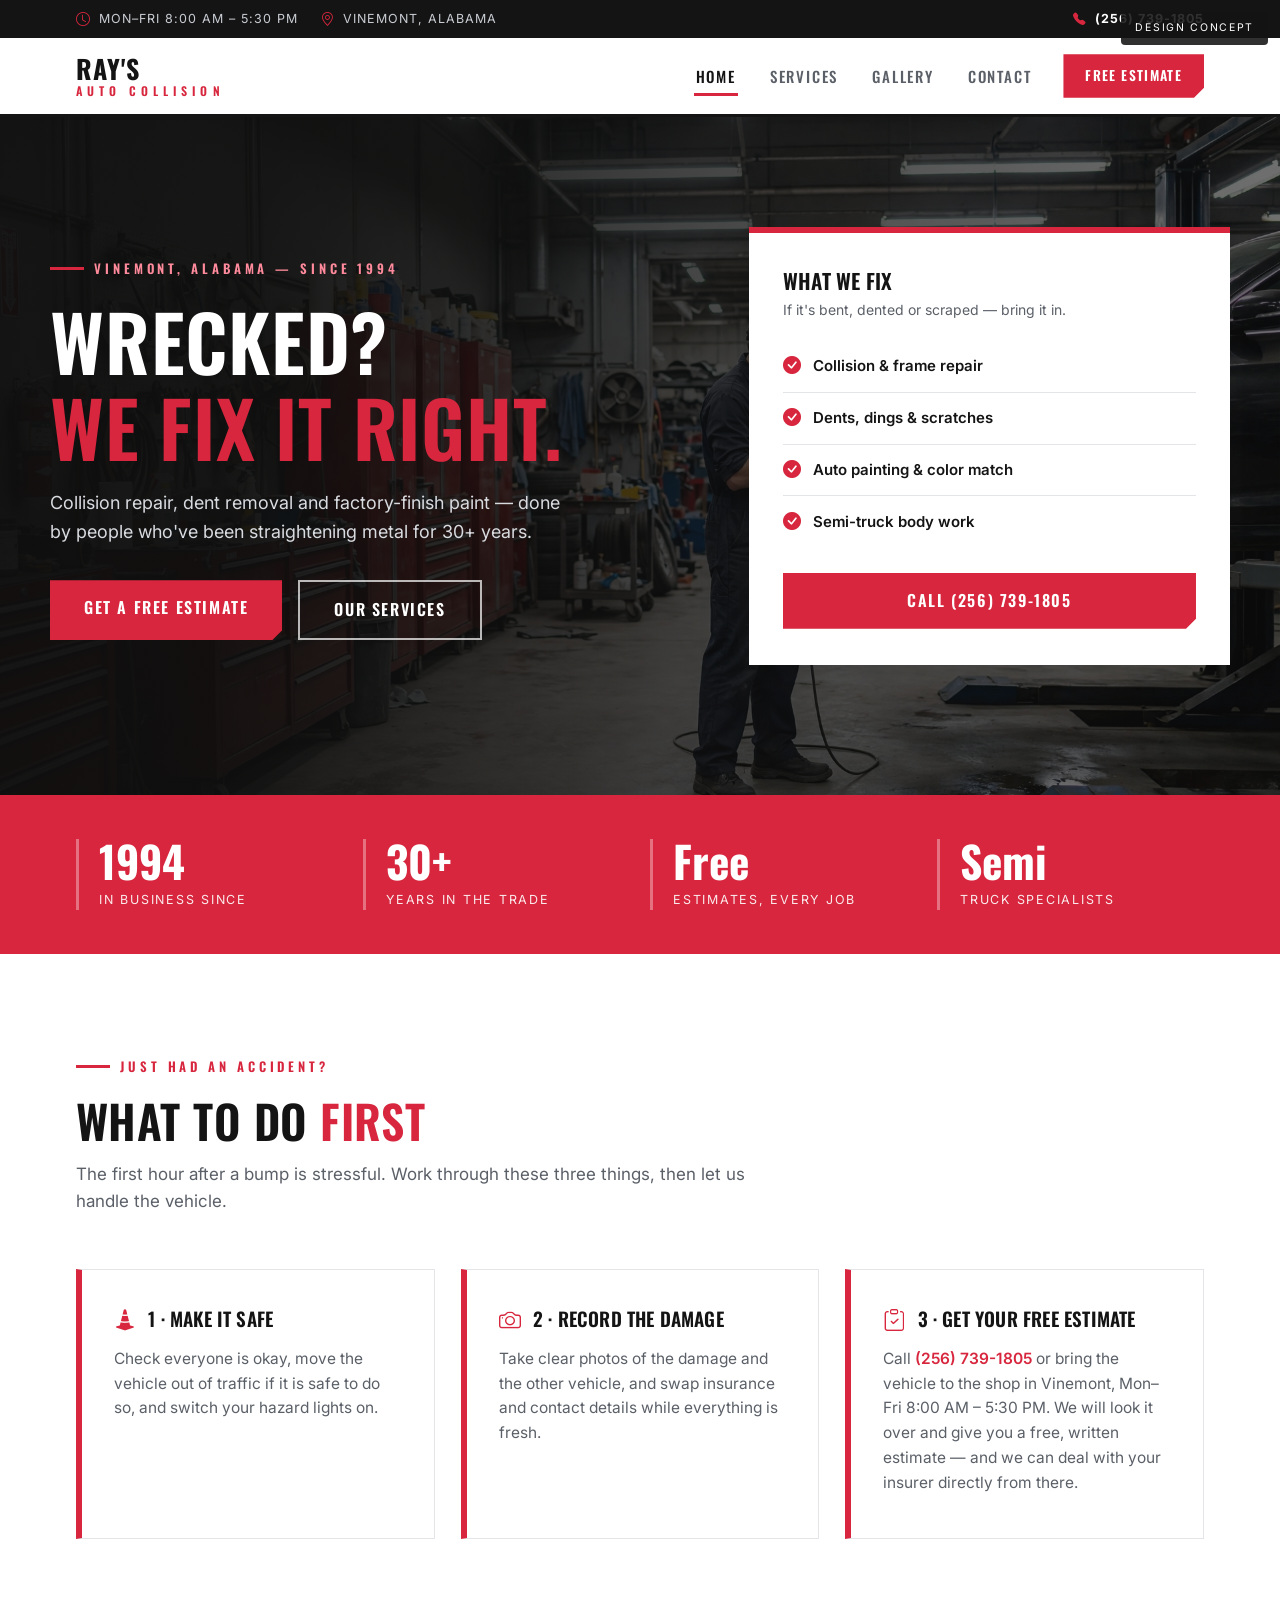
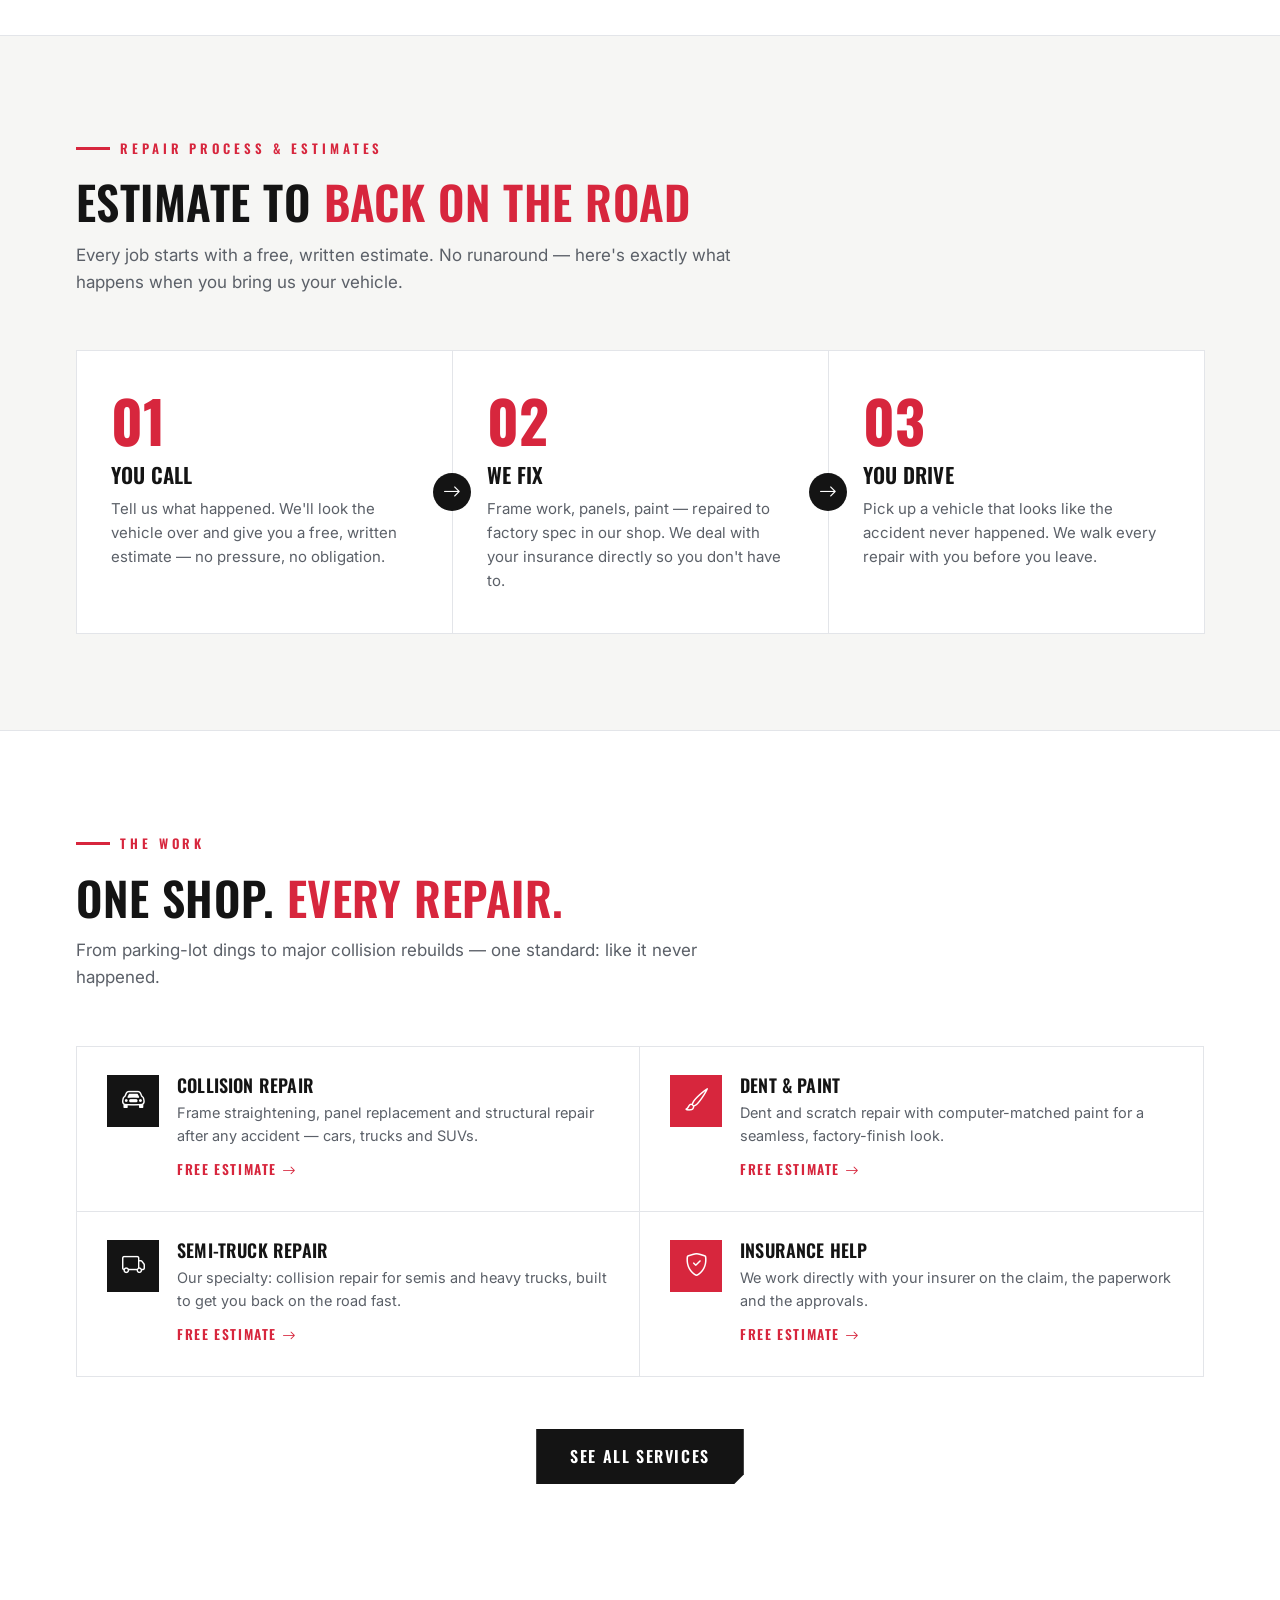
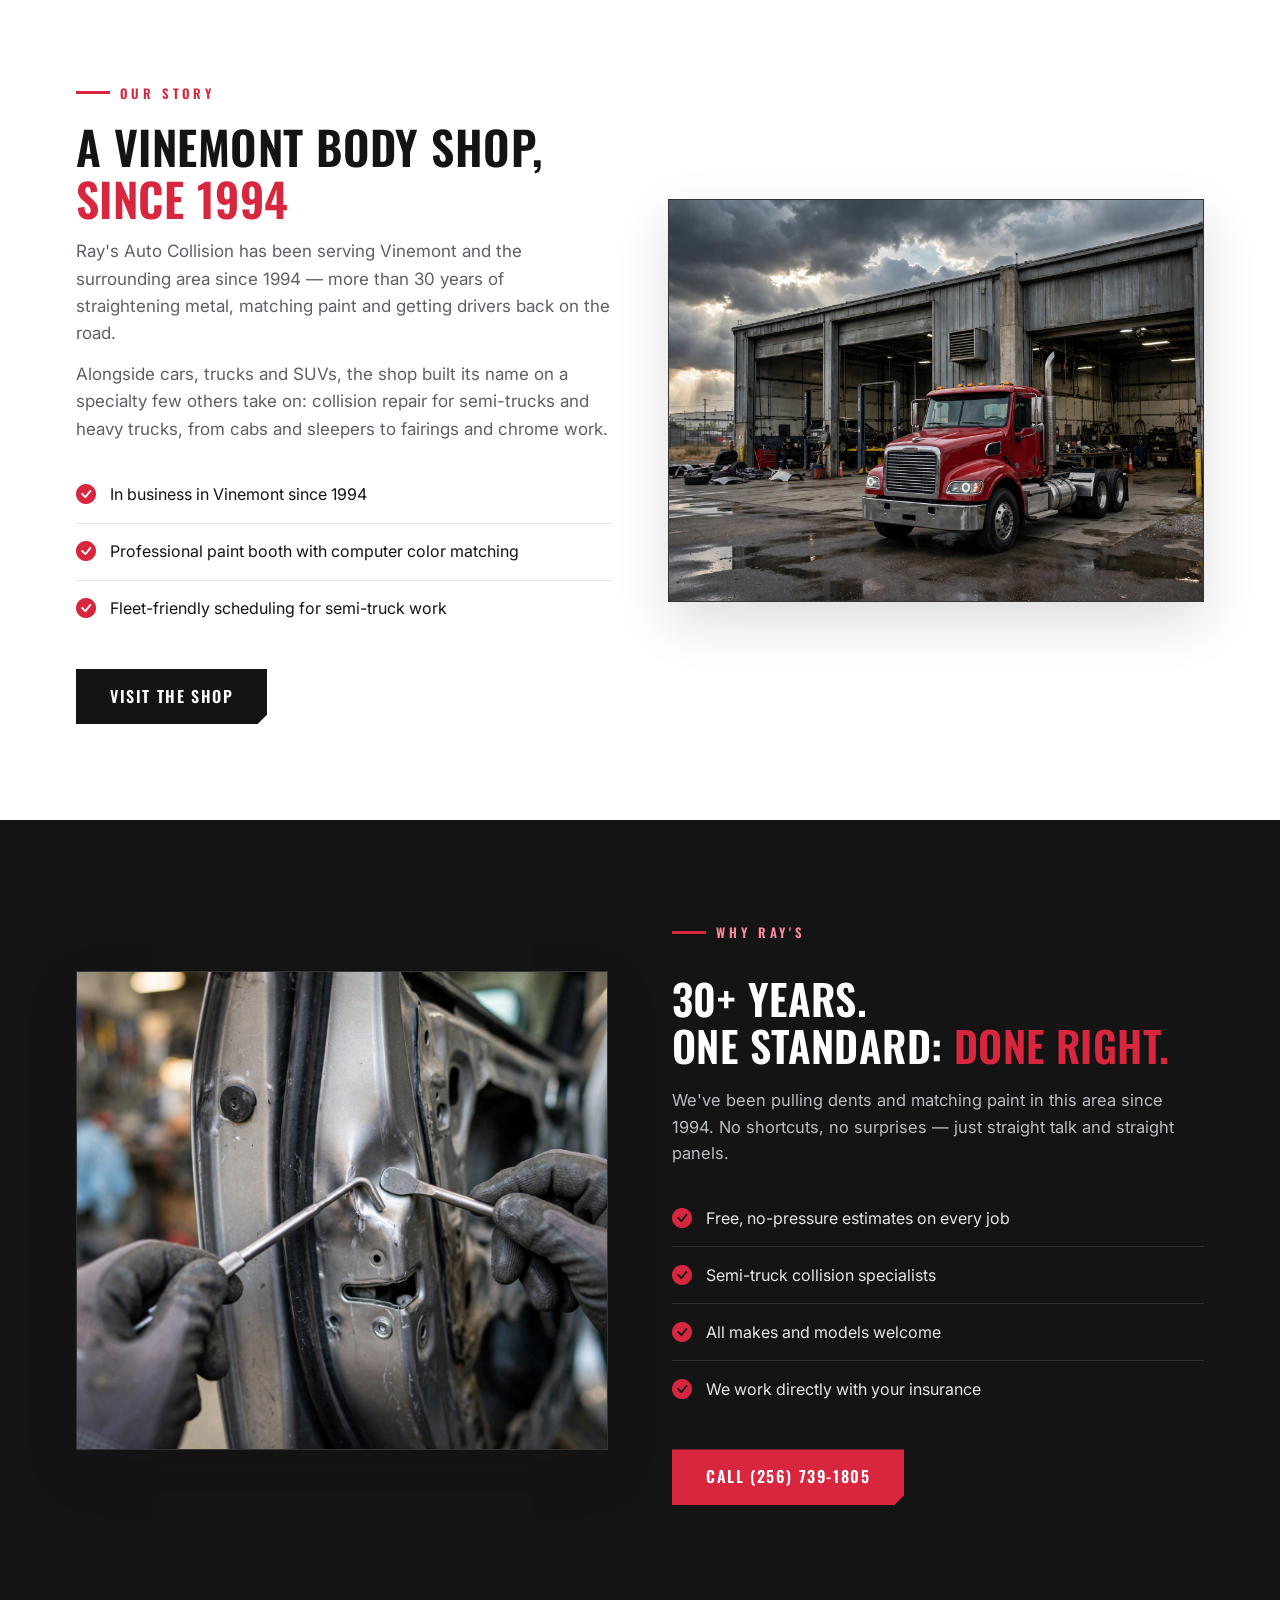
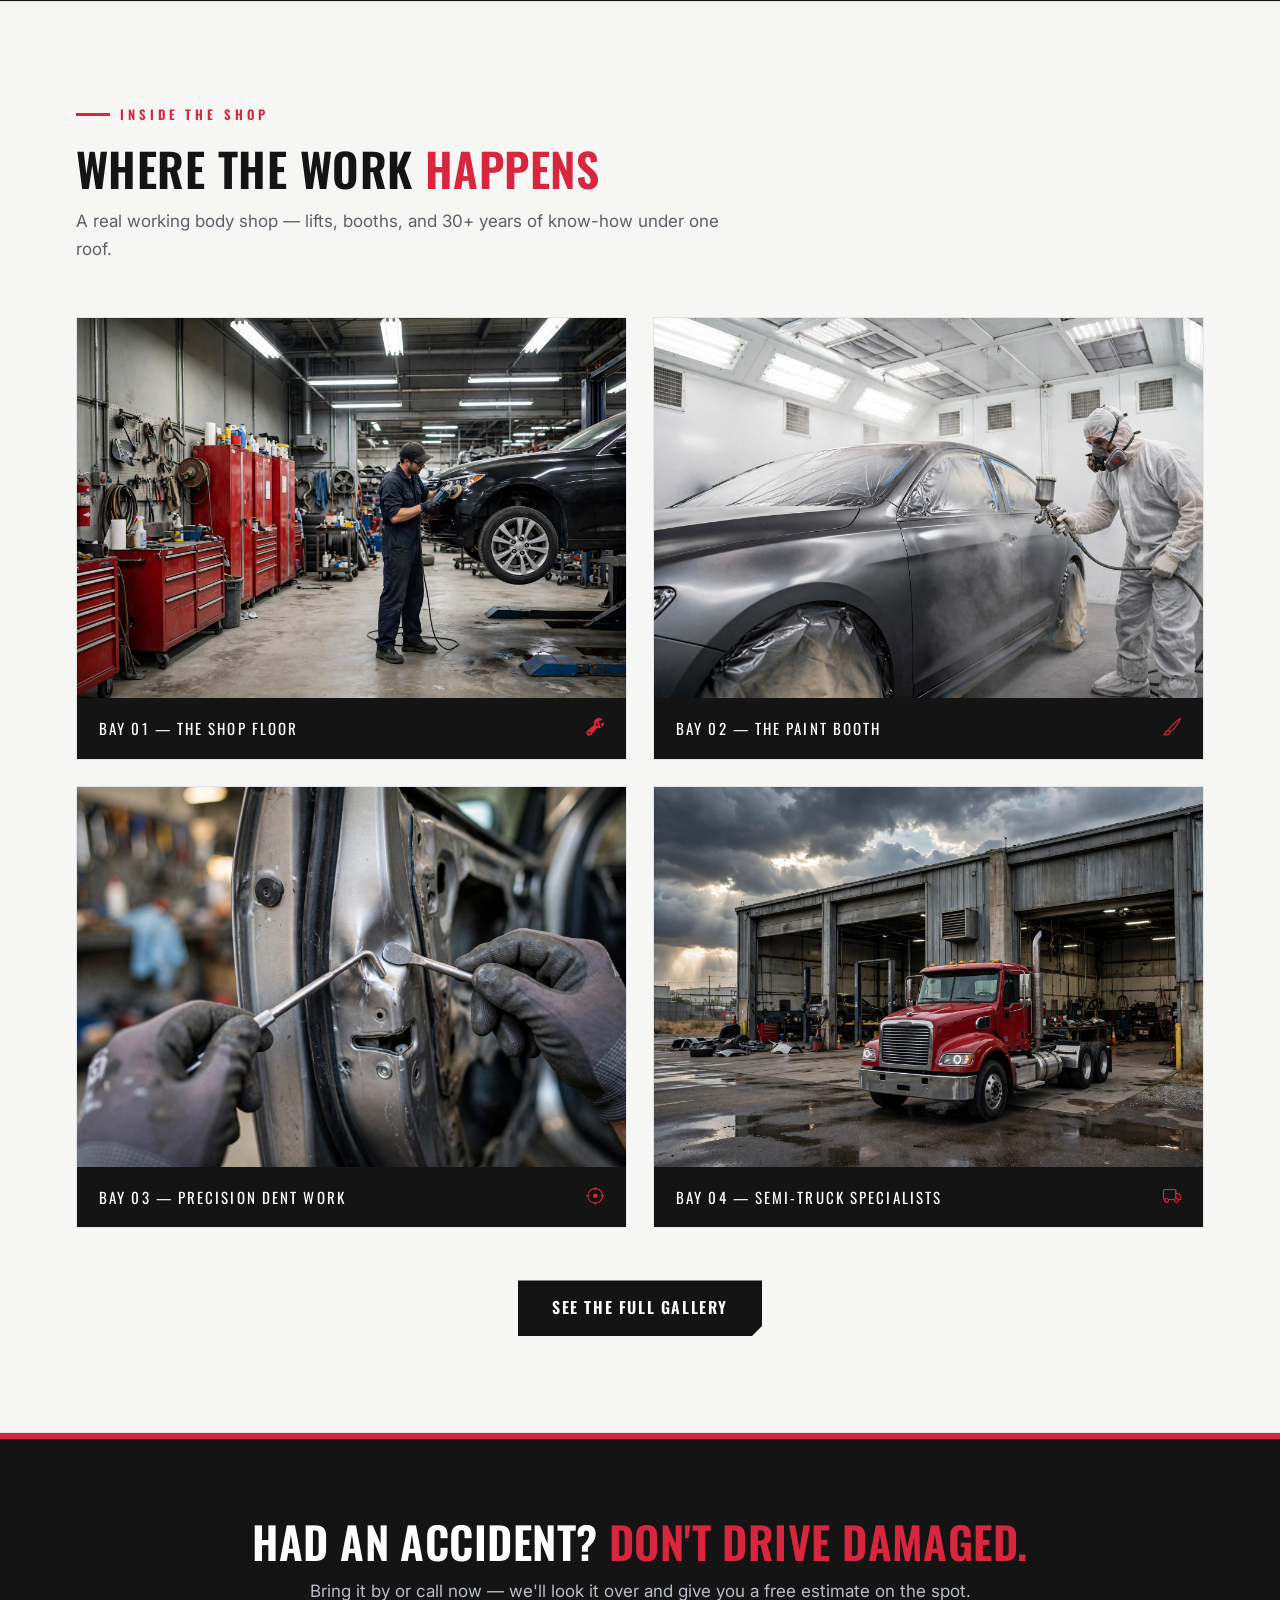
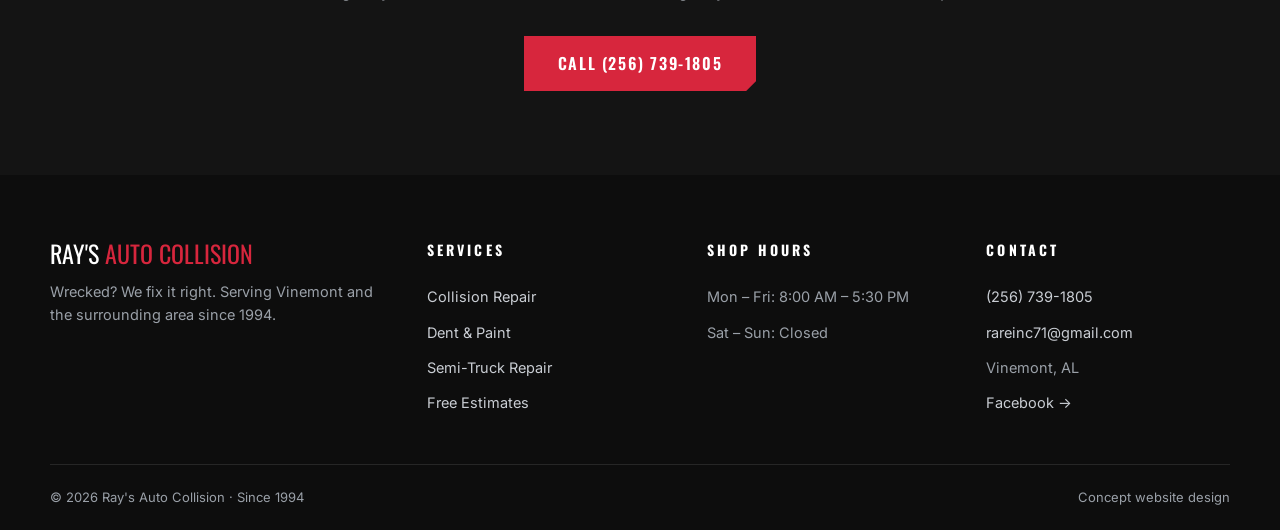
<file: index.html>
<!DOCTYPE html>
<html lang="en">
<head>
<meta charset="UTF-8">
<meta name="viewport" content="width=device-width, initial-scale=1.0">
<title>Ray's Auto Collision — Collision Repair in Vinemont, AL</title>
<meta name="description" content="Ray's Auto Collision in Vinemont, AL — collision repair, dent & paint, and semi-truck repair since 1994. Free estimates. Call (256) 739-1805.">
<link rel="preconnect" href="https://fonts.googleapis.com">
<link rel="preconnect" href="https://fonts.gstatic.com" crossorigin>
<link href="https://fonts.googleapis.com/css2?family=Oswald:wght@500;600;700&family=Inter:wght@400;500;600;700&display=swap" rel="stylesheet">
<link rel="stylesheet" href="https://cdn.jsdelivr.net/npm/bootstrap-icons@1.11.3/font/bootstrap-icons.min.css">
<link rel="stylesheet" href="styles.css">
</head>
<body>
<div class="concept">Design concept</div>

<div class="utilbar">
  <div class="wrap">
    <div class="left">
      <span><i class="bi bi-clock"></i> Mon–Fri 8:00 AM – 5:30 PM</span>
      <span class="addr"><i class="bi bi-geo-alt"></i> Vinemont, Alabama</span>
    </div>
    <a class="tel" href="tel:+12567391805"><i class="bi bi-telephone-fill"></i> (256) 739-1805</a>
  </div>
</div>

<header class="site">
  <div class="wrap nav">
    <a class="brand" href="index.html"><span class="l1">RAY'S</span><span class="l2">AUTO COLLISION</span></a>
    <nav class="nav-links">
      <a class="page active" href="index.html">Home</a>
      <a class="page" href="services.html">Services</a>
      <a class="page" href="gallery.html">Gallery</a>
      <a class="page" href="contact.html">Contact</a>
      <a class="btn small" href="tel:+12567391805">Free Estimate</a>
    </nav>
    <button class="nav-toggle" type="button" aria-label="Open menu" aria-expanded="false"><i class="bi bi-list"></i></button>
  </div>
</header>

<section class="hero">
  <img src="images/hero.webp" alt="Technician polishing a car inside Ray's Auto Collision body shop">
  <div class="wrap hero-grid">
    <div>
      <span class="kicker">Vinemont, Alabama — Since 1994</span>
      <h1>Wrecked?<br><span class="red">We fix it right.</span></h1>
      <p class="lead">Collision repair, dent removal and factory-finish paint — done by people who've been straightening metal for 30+ years.</p>
      <div class="hero-cta">
        <a class="btn" href="tel:+12567391805">Get a Free Estimate</a>
        <a class="btn ghost" href="services.html">Our Services</a>
      </div>
    </div>
    <aside class="fix-card">
      <h3>What we fix</h3>
      <p class="sub">If it's bent, dented or scraped — bring it in.</p>
      <ul>
        <li><i class="bi bi-check-circle-fill"></i> Collision &amp; frame repair</li>
        <li><i class="bi bi-check-circle-fill"></i> Dents, dings &amp; scratches</li>
        <li><i class="bi bi-check-circle-fill"></i> Auto painting &amp; color match</li>
        <li><i class="bi bi-check-circle-fill"></i> Semi-truck body work</li>
      </ul>
      <a class="btn" href="tel:+12567391805">Call (256) 739-1805</a>
    </aside>
  </div>
</section>

<div class="stats">
  <div class="wrap">
    <div class="stat"><div class="num">1994</div><div class="lbl">In business since</div></div>
    <div class="stat"><div class="num">30+</div><div class="lbl">Years in the trade</div></div>
    <div class="stat"><div class="num">Free</div><div class="lbl">Estimates, every job</div></div>
    <div class="stat"><div class="num">Semi</div><div class="lbl">Truck specialists</div></div>
  </div>
</div>

<section class="sec">
  <div class="wrap">
    <div class="sec-head">
      <span class="kicker" style="color:var(--red)">Just had an accident?</span>
      <h2>What to do <span class="red">first</span></h2>
      <p>The first hour after a bump is stressful. Work through these three things, then let us handle the vehicle.</p>
    </div>
    <div class="panels">
      <div class="panel">
        <h3><i class="bi bi-cone-striped"></i> 1 &middot; Make it safe</h3>
        <p>Check everyone is okay, move the vehicle out of traffic if it is safe to do so, and switch your hazard lights on.</p>
      </div>
      <div class="panel">
        <h3><i class="bi bi-camera"></i> 2 &middot; Record the damage</h3>
        <p>Take clear photos of the damage and the other vehicle, and swap insurance and contact details while everything is fresh.</p>
      </div>
      <div class="panel">
        <h3><i class="bi bi-clipboard-check"></i> 3 &middot; Get your free estimate</h3>
        <p>Call <a class="inline" href="tel:+12567391805">(256) 739-1805</a> or bring the vehicle to the shop in Vinemont, Mon&ndash;Fri 8:00 AM &ndash; 5:30 PM. We will look it over and give you a free, written estimate — and we can deal with your insurer directly from there.</p>
      </div>
    </div>
  </div>
</section>

<section class="sec process">
  <div class="wrap">
    <div class="sec-head">
      <span class="kicker" style="color:var(--red)">Repair process &amp; estimates</span>
      <h2>Estimate to <span class="red">back on the road</span></h2>
      <p>Every job starts with a free, written estimate. No runaround — here's exactly what happens when you bring us your vehicle.</p>
    </div>
    <div class="steps">
      <div class="step">
        <div class="n">01</div>
        <h3>You call</h3>
        <p>Tell us what happened. We'll look the vehicle over and give you a free, written estimate — no pressure, no obligation.</p>
        <span class="arr"><i class="bi bi-arrow-right"></i></span>
      </div>
      <div class="step">
        <div class="n">02</div>
        <h3>We fix</h3>
        <p>Frame work, panels, paint — repaired to factory spec in our shop. We deal with your insurance directly so you don't have to.</p>
        <span class="arr"><i class="bi bi-arrow-right"></i></span>
      </div>
      <div class="step">
        <div class="n">03</div>
        <h3>You drive</h3>
        <p>Pick up a vehicle that looks like the accident never happened. We walk every repair with you before you leave.</p>
      </div>
    </div>
  </div>
</section>

<section class="sec">
  <div class="wrap">
    <div class="sec-head">
      <span class="kicker" style="color:var(--red)">The work</span>
      <h2>One shop. <span class="red">Every repair.</span></h2>
      <p>From parking-lot dings to major collision rebuilds — one standard: like it never happened.</p>
    </div>
    <div class="svc-rows">
      <div class="svc-row">
        <div class="tile"><i class="bi bi-car-front"></i></div>
        <div>
          <h3>Collision Repair</h3>
          <p>Frame straightening, panel replacement and structural repair after any accident — cars, trucks and SUVs.</p>
          <a class="est" href="tel:+12567391805">Free estimate <i class="bi bi-arrow-right"></i></a>
        </div>
      </div>
      <div class="svc-row">
        <div class="tile"><i class="bi bi-brush"></i></div>
        <div>
          <h3>Dent &amp; Paint</h3>
          <p>Dent and scratch repair with computer-matched paint for a seamless, factory-finish look.</p>
          <a class="est" href="tel:+12567391805">Free estimate <i class="bi bi-arrow-right"></i></a>
        </div>
      </div>
      <div class="svc-row">
        <div class="tile"><i class="bi bi-truck"></i></div>
        <div>
          <h3>Semi-Truck Repair</h3>
          <p>Our specialty: collision repair for semis and heavy trucks, built to get you back on the road fast.</p>
          <a class="est" href="tel:+12567391805">Free estimate <i class="bi bi-arrow-right"></i></a>
        </div>
      </div>
      <div class="svc-row">
        <div class="tile"><i class="bi bi-shield-check"></i></div>
        <div>
          <h3>Insurance Help</h3>
          <p>We work directly with your insurer on the claim, the paperwork and the approvals.</p>
          <a class="est" href="tel:+12567391805">Free estimate <i class="bi bi-arrow-right"></i></a>
        </div>
      </div>
    </div>
    <div class="center"><a class="btn dark" href="services.html">See All Services</a></div>
  </div>
</section>

<section class="sec">
  <div class="wrap">
    <div class="story-grid">
      <div>
        <span class="kicker" style="color:var(--red)">Our story</span>
        <h2 style="font-size:clamp(30px,3.8vw,46px);margin-bottom:14px">A Vinemont body shop, <span style="color:var(--red)">since 1994</span></h2>
        <p style="color:var(--steel-dark);font-size:17px;margin-bottom:14px">Ray's Auto Collision has been serving Vinemont and the surrounding area since 1994 — more than 30 years of straightening metal, matching paint and getting drivers back on the road.</p>
        <p style="color:var(--steel-dark);font-size:17px">Alongside cars, trucks and SUVs, the shop built its name on a specialty few others take on: collision repair for semi-trucks and heavy trucks, from cabs and sleepers to fairings and chrome work.</p>
        <ul class="checklist" style="margin:24px 0 32px">
          <li style="border-bottom:1px solid var(--line);color:var(--ink)"><i class="bi bi-check-circle-fill"></i> In business in Vinemont since 1994</li>
          <li style="border-bottom:1px solid var(--line);color:var(--ink)"><i class="bi bi-check-circle-fill"></i> Professional paint booth with computer color matching</li>
          <li style="color:var(--ink)"><i class="bi bi-check-circle-fill"></i> Fleet-friendly scheduling for semi-truck work</li>
        </ul>
        <a class="btn dark" href="contact.html">Visit the Shop</a>
      </div>
      <div class="frame"><img src="images/semi-truck.webp" alt="Semi-truck at Ray's Auto Collision repair shop"></div>
    </div>
  </div>
</section>

<section class="sec darksec">
  <div class="wrap split">
    <div class="frame"><img src="images/dent-repair.webp" alt="Close-up of precision dent repair work"></div>
    <div>
      <span class="kicker">Why Ray's</span>
      <h2>30+ years.<br>One standard: <span class="red">done right.</span></h2>
      <p>We've been pulling dents and matching paint in this area since 1994. No shortcuts, no surprises — just straight talk and straight panels.</p>
      <ul class="checklist">
        <li><i class="bi bi-check-circle-fill"></i> Free, no-pressure estimates on every job</li>
        <li><i class="bi bi-check-circle-fill"></i> Semi-truck collision specialists</li>
        <li><i class="bi bi-check-circle-fill"></i> All makes and models welcome</li>
        <li><i class="bi bi-check-circle-fill"></i> We work directly with your insurance</li>
      </ul>
      <a class="btn" href="tel:+12567391805">Call (256) 739-1805</a>
    </div>
  </div>
</section>

<section class="sec process">
  <div class="wrap">
    <div class="sec-head">
      <span class="kicker" style="color:var(--red)">Inside the shop</span>
      <h2>Where the work <span class="red">happens</span></h2>
      <p>A real working body shop — lifts, booths, and 30+ years of know-how under one roof.</p>
    </div>
    <div class="bays">
      <figure class="bay"><img src="images/hero.webp" alt="Technician polishing a car in the body shop"><div class="plate"><span>Bay 01 — The shop floor</span><i class="bi bi-wrench-adjustable"></i></div></figure>
      <figure class="bay"><img src="images/paint-booth.webp" alt="Car being spray painted in the paint booth"><div class="plate"><span>Bay 02 — The paint booth</span><i class="bi bi-brush"></i></div></figure>
      <figure class="bay"><img src="images/dent-repair.webp" alt="Close-up of dent repair work"><div class="plate"><span>Bay 03 — Precision dent work</span><i class="bi bi-crosshair"></i></div></figure>
      <figure class="bay"><img src="images/semi-truck.webp" alt="Semi-truck at the repair shop"><div class="plate"><span>Bay 04 — Semi-truck specialists</span><i class="bi bi-truck"></i></div></figure>
    </div>
    <div class="center"><a class="btn dark" href="gallery.html">See the Full Gallery</a></div>
  </div>
</section>

<div class="cta-band">
  <h2>Had an accident? <span class="red">Don't drive damaged.</span></h2>
  <p>Bring it by or call now — we'll look it over and give you a free estimate on the spot.</p>
  <a class="btn" href="tel:+12567391805">Call (256) 739-1805</a>
</div>

<footer class="site">
  <div class="wrap fgrid">
    <div>
      <div class="fbrand">RAY'S <em>AUTO COLLISION</em></div>
      <p>Wrecked? We fix it right. Serving Vinemont and the surrounding area since 1994.</p>
    </div>
    <div>
      <h4>Services</h4>
      <ul>
        <li><a href="services.html">Collision Repair</a></li>
        <li><a href="services.html">Dent &amp; Paint</a></li>
        <li><a href="services.html">Semi-Truck Repair</a></li>
        <li><a href="services.html">Free Estimates</a></li>
      </ul>
    </div>
    <div>
      <h4>Shop Hours</h4>
      <ul>
        <li>Mon – Fri: 8:00 AM – 5:30 PM</li>
        <li>Sat – Sun: Closed</li>
      </ul>
    </div>
    <div>
      <h4>Contact</h4>
      <ul>
        <li><a href="tel:+12567391805">(256) 739-1805</a></li>
        <li><a href="mailto:rareinc71@gmail.com">rareinc71@gmail.com</a></li>
        <li>Vinemont, AL</li>
        <li><a href="https://www.facebook.com/RARE-Body-Shop-317535338951618/" target="_blank" rel="noopener">Facebook →</a></li>
      </ul>
    </div>
  </div>
  <div class="wrap copy">
    <span>© 2026 Ray's Auto Collision · Since 1994</span>
    <span>Concept website design</span>
  </div>
</footer>
<script>
(function(){
  var header = document.querySelector('header.site');
  var btn = document.querySelector('.nav-toggle');
  if(!header || !btn){return;}
  var icon = btn.querySelector('i');
  btn.addEventListener('click', function(){
    var open = header.classList.toggle('open');
    btn.setAttribute('aria-expanded', open ? 'true' : 'false');
    btn.setAttribute('aria-label', open ? 'Close menu' : 'Open menu');
    if(icon){ icon.className = open ? 'bi bi-x' : 'bi bi-list'; }
  });
})();
</script>
</body>
</html>
</file>
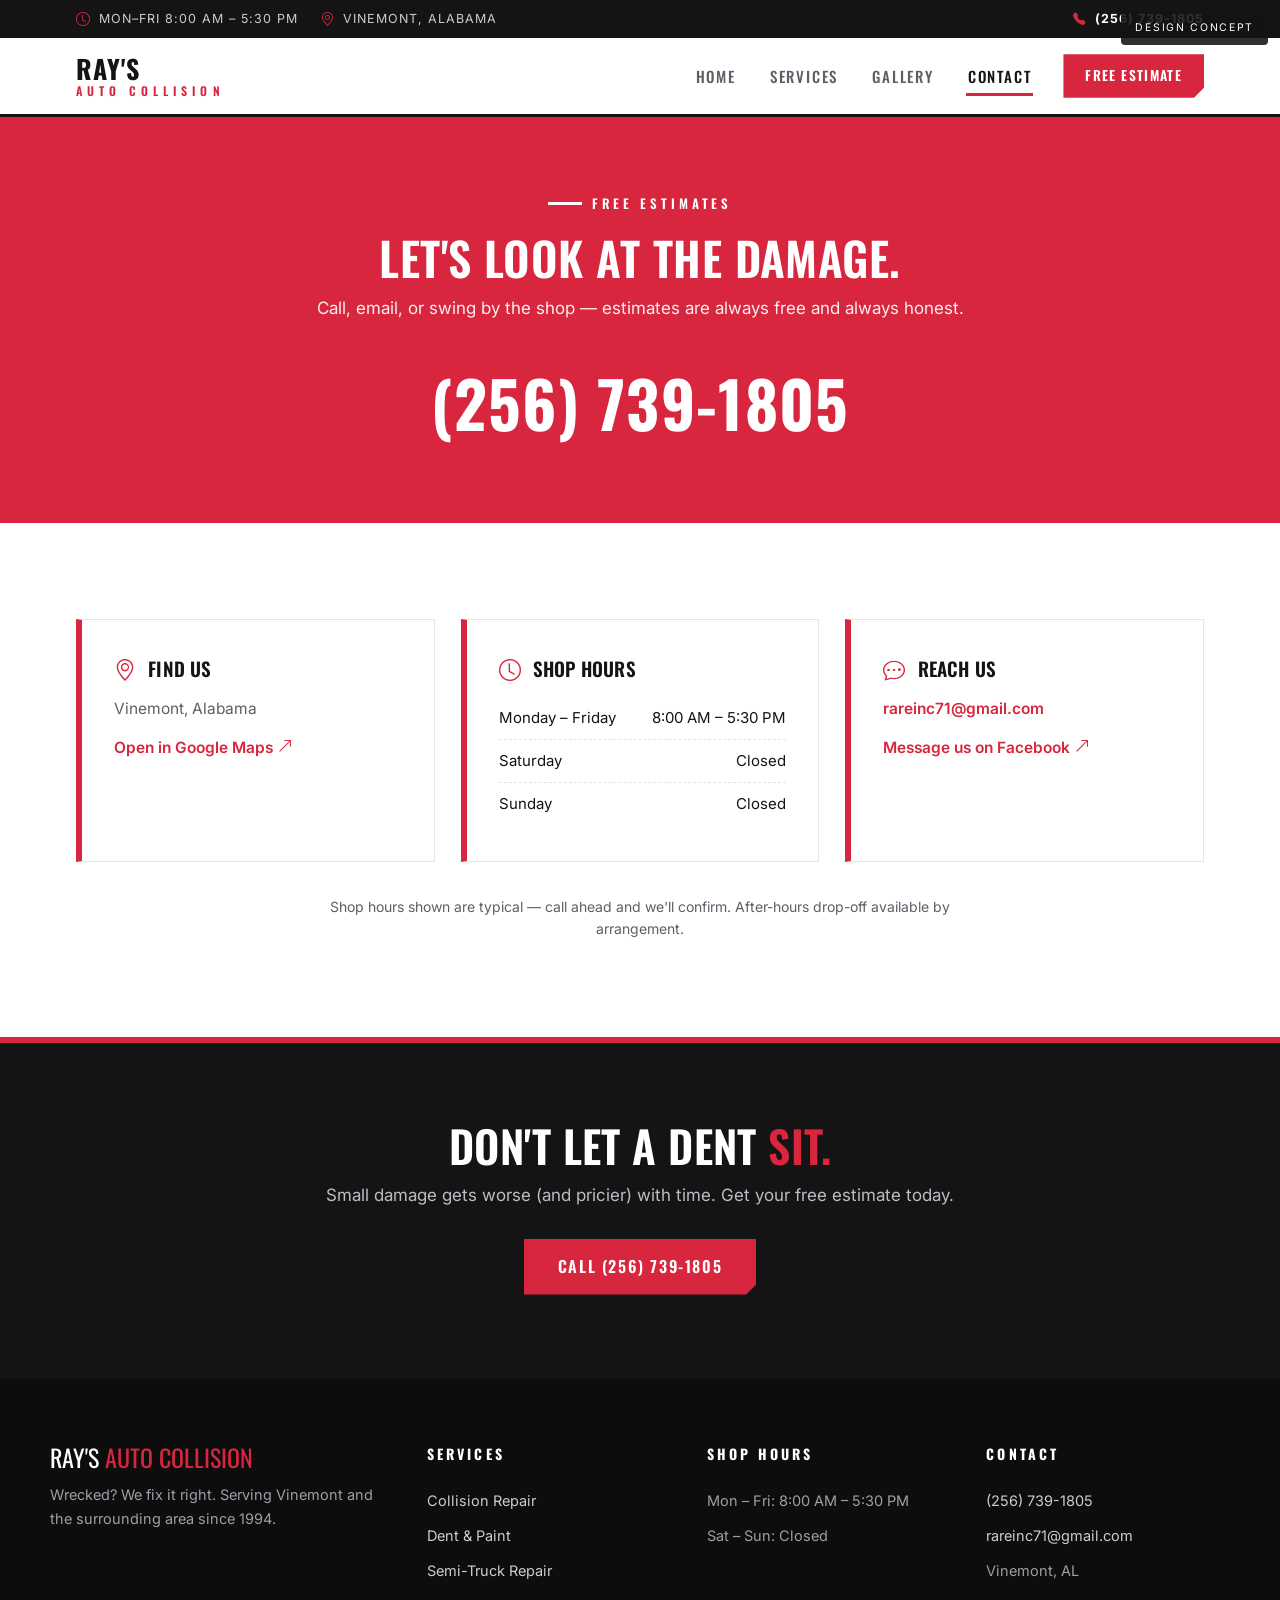
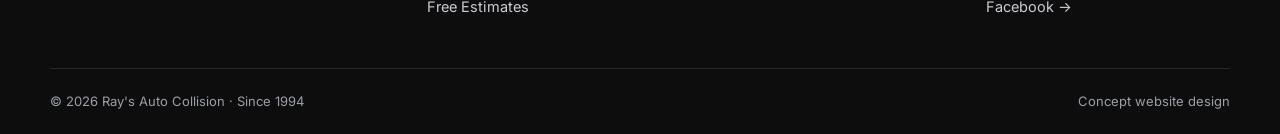
<file: contact.html>
<!DOCTYPE html>
<html lang="en">
<head>
<meta charset="UTF-8">
<meta name="viewport" content="width=device-width, initial-scale=1.0">
<title>Contact — Ray's Auto Collision, Vinemont AL</title>
<meta name="description" content="Contact Ray's Auto Collision in Vinemont, AL. Call (256) 739-1805 for a free estimate.">
<link rel="preconnect" href="https://fonts.googleapis.com">
<link rel="preconnect" href="https://fonts.gstatic.com" crossorigin>
<link href="https://fonts.googleapis.com/css2?family=Oswald:wght@500;600;700&family=Inter:wght@400;500;600;700&display=swap" rel="stylesheet">
<link rel="stylesheet" href="https://cdn.jsdelivr.net/npm/bootstrap-icons@1.11.3/font/bootstrap-icons.min.css">
<link rel="stylesheet" href="styles.css">
</head>
<body>
<div class="concept">Design concept</div>

<div class="utilbar">
  <div class="wrap">
    <div class="left">
      <span><i class="bi bi-clock"></i> Mon–Fri 8:00 AM – 5:30 PM</span>
      <span class="addr"><i class="bi bi-geo-alt"></i> Vinemont, Alabama</span>
    </div>
    <a class="tel" href="tel:+12567391805"><i class="bi bi-telephone-fill"></i> (256) 739-1805</a>
  </div>
</div>

<header class="site">
  <div class="wrap nav">
    <a class="brand" href="index.html"><span class="l1">RAY'S</span><span class="l2">AUTO COLLISION</span></a>
    <nav class="nav-links">
      <a class="page" href="index.html">Home</a>
      <a class="page" href="services.html">Services</a>
      <a class="page" href="gallery.html">Gallery</a>
      <a class="page active" href="contact.html">Contact</a>
      <a class="btn small" href="tel:+12567391805">Free Estimate</a>
    </nav>
    <button class="nav-toggle" type="button" aria-label="Open menu" aria-expanded="false"><i class="bi bi-list"></i></button>
  </div>
</header>

<div class="callstrip">
  <span class="kicker">Free estimates</span>
  <h2>Let's look at the damage.</h2>
  <p>Call, email, or swing by the shop — estimates are always free and always honest.</p>
  <a class="bignum" href="tel:+12567391805">(256) 739-1805</a>
</div>

<section class="sec">
  <div class="wrap">
    <div class="panels">
      <div class="panel">
        <h3><i class="bi bi-geo-alt"></i> Find us</h3>
        <p>Vinemont, Alabama</p>
        <p style="margin-top:14px"><a class="inline" href="https://www.google.com/maps/search/?api=1&query=Ray%27s+Auto+Collision+Vinemont+AL" target="_blank" rel="noopener">Open in Google Maps <i class="bi bi-arrow-up-right"></i></a></p>
      </div>
      <div class="panel">
        <h3><i class="bi bi-clock"></i> Shop hours</h3>
        <div class="hours">
          <div><span>Monday – Friday</span><span>8:00 AM – 5:30 PM</span></div>
          <div><span>Saturday</span><span>Closed</span></div>
          <div><span>Sunday</span><span>Closed</span></div>
        </div>
      </div>
      <div class="panel">
        <h3><i class="bi bi-chat-dots"></i> Reach us</h3>
        <p><a class="inline" href="mailto:rareinc71@gmail.com">rareinc71@gmail.com</a></p>
        <p style="margin-top:14px"><a class="inline" href="https://www.facebook.com/RARE-Body-Shop-317535338951618/" target="_blank" rel="noopener">Message us on Facebook <i class="bi bi-arrow-up-right"></i></a></p>
      </div>
    </div>
    <p class="fineprint">Shop hours shown are typical — call ahead and we'll confirm. After-hours drop-off available by arrangement.</p>
  </div>
</section>

<div class="cta-band">
  <h2>Don't let a dent <span class="red">sit.</span></h2>
  <p>Small damage gets worse (and pricier) with time. Get your free estimate today.</p>
  <a class="btn" href="tel:+12567391805">Call (256) 739-1805</a>
</div>

<footer class="site">
  <div class="wrap fgrid">
    <div>
      <div class="fbrand">RAY'S <em>AUTO COLLISION</em></div>
      <p>Wrecked? We fix it right. Serving Vinemont and the surrounding area since 1994.</p>
    </div>
    <div>
      <h4>Services</h4>
      <ul>
        <li><a href="services.html">Collision Repair</a></li>
        <li><a href="services.html">Dent &amp; Paint</a></li>
        <li><a href="services.html">Semi-Truck Repair</a></li>
        <li><a href="services.html">Free Estimates</a></li>
      </ul>
    </div>
    <div>
      <h4>Shop Hours</h4>
      <ul>
        <li>Mon – Fri: 8:00 AM – 5:30 PM</li>
        <li>Sat – Sun: Closed</li>
      </ul>
    </div>
    <div>
      <h4>Contact</h4>
      <ul>
        <li><a href="tel:+12567391805">(256) 739-1805</a></li>
        <li><a href="mailto:rareinc71@gmail.com">rareinc71@gmail.com</a></li>
        <li>Vinemont, AL</li>
        <li><a href="https://www.facebook.com/RARE-Body-Shop-317535338951618/" target="_blank" rel="noopener">Facebook →</a></li>
      </ul>
    </div>
  </div>
  <div class="wrap copy">
    <span>© 2026 Ray's Auto Collision · Since 1994</span>
    <span>Concept website design</span>
  </div>
</footer>
<script>
(function(){
  var header = document.querySelector('header.site');
  var btn = document.querySelector('.nav-toggle');
  if(!header || !btn){return;}
  var icon = btn.querySelector('i');
  btn.addEventListener('click', function(){
    var open = header.classList.toggle('open');
    btn.setAttribute('aria-expanded', open ? 'true' : 'false');
    btn.setAttribute('aria-label', open ? 'Close menu' : 'Open menu');
    if(icon){ icon.className = open ? 'bi bi-x' : 'bi bi-list'; }
  });
})();
</script>
</body>
</html>
</file>
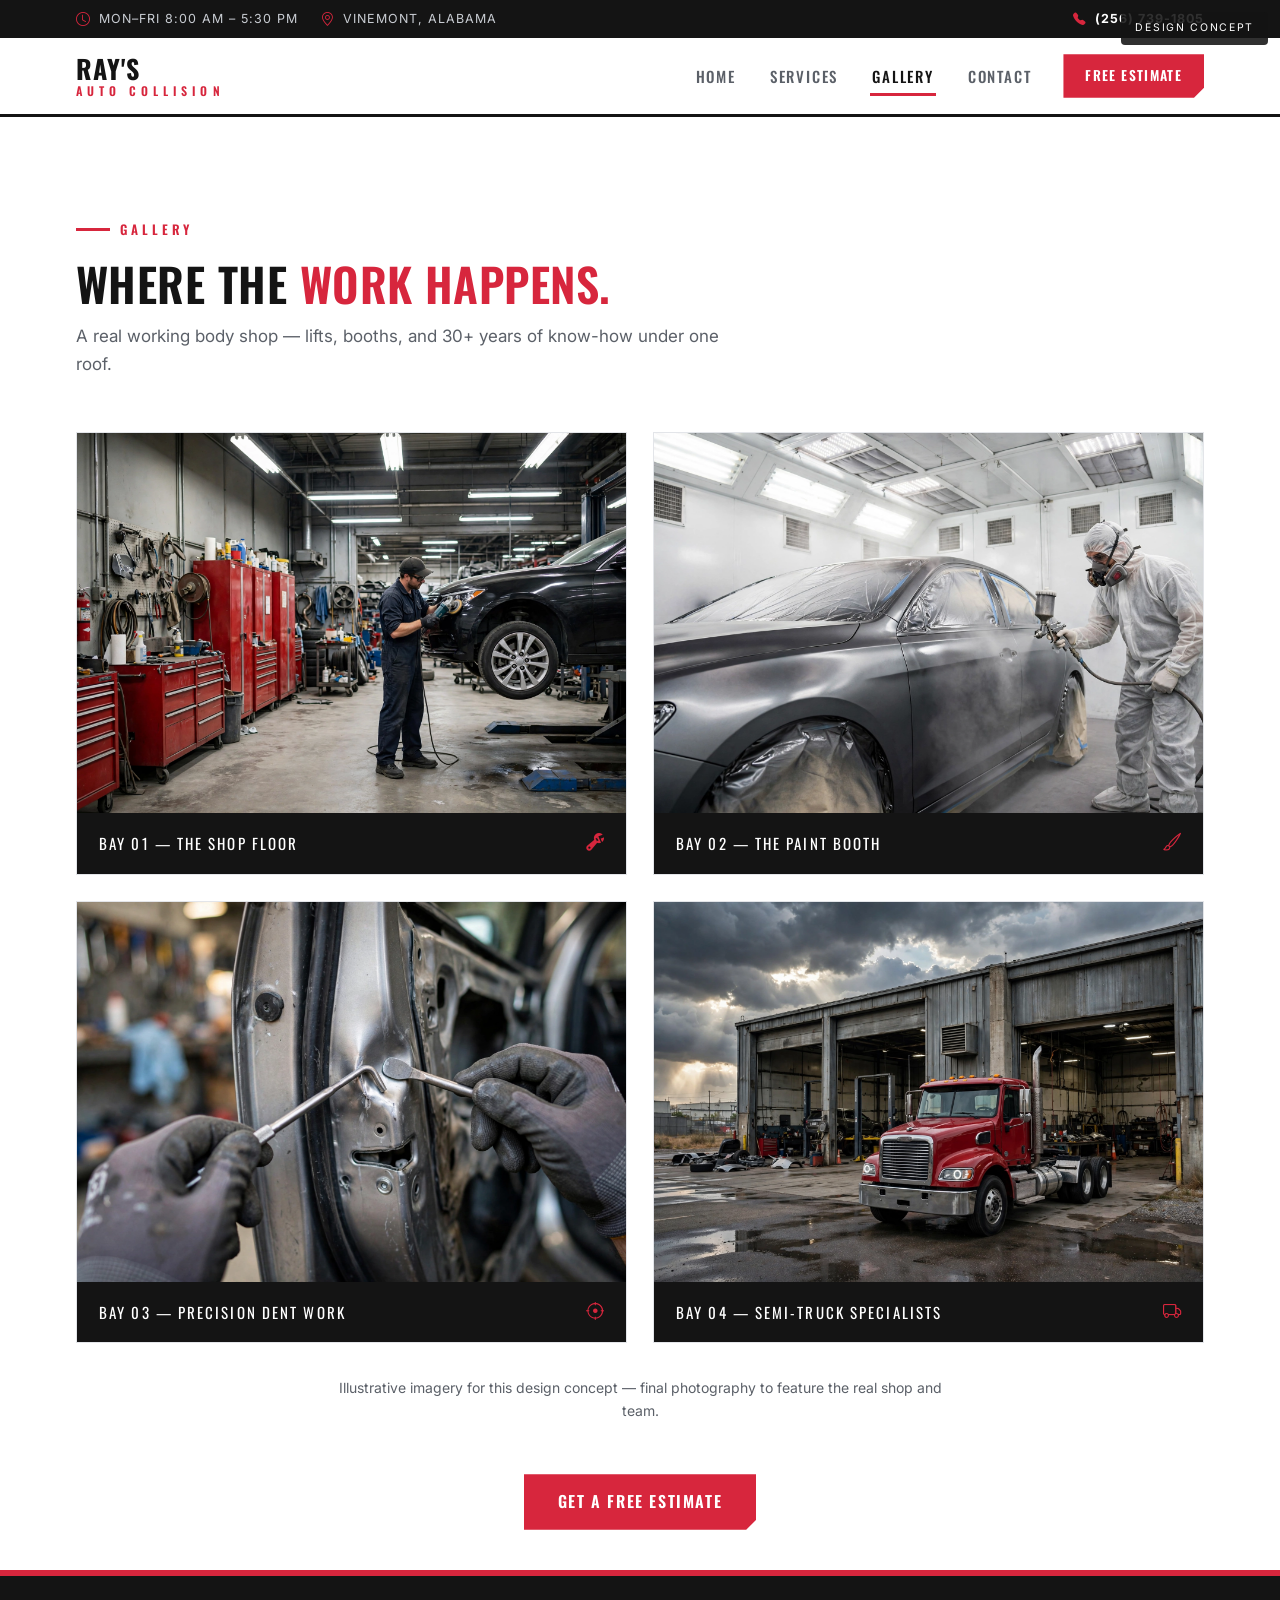
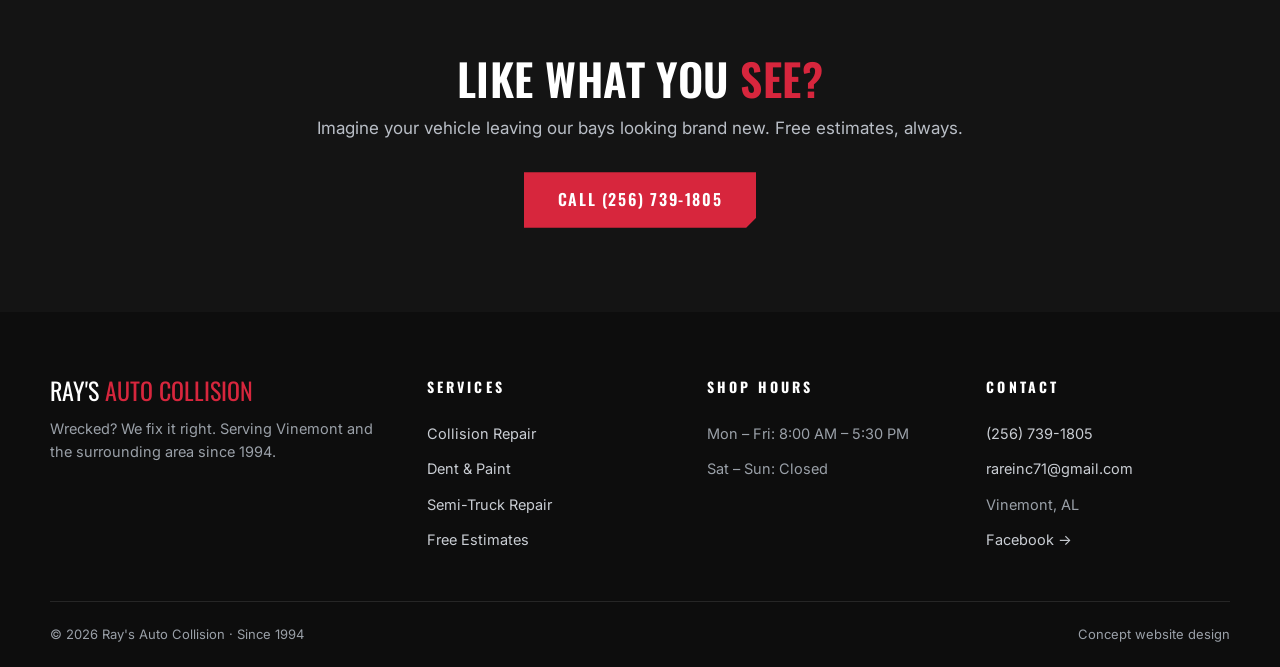
<file: gallery.html>
<!DOCTYPE html>
<html lang="en">
<head>
<meta charset="UTF-8">
<meta name="viewport" content="width=device-width, initial-scale=1.0">
<title>Gallery — Ray's Auto Collision, Vinemont AL</title>
<meta name="description" content="Inside Ray's Auto Collision: the shop floor, paint booth, precision dent work and semi-truck repair.">
<link rel="preconnect" href="https://fonts.googleapis.com">
<link rel="preconnect" href="https://fonts.gstatic.com" crossorigin>
<link href="https://fonts.googleapis.com/css2?family=Oswald:wght@500;600;700&family=Inter:wght@400;500;600;700&display=swap" rel="stylesheet">
<link rel="stylesheet" href="https://cdn.jsdelivr.net/npm/bootstrap-icons@1.11.3/font/bootstrap-icons.min.css">
<link rel="stylesheet" href="styles.css">
</head>
<body>
<div class="concept">Design concept</div>

<div class="utilbar">
  <div class="wrap">
    <div class="left">
      <span><i class="bi bi-clock"></i> Mon–Fri 8:00 AM – 5:30 PM</span>
      <span class="addr"><i class="bi bi-geo-alt"></i> Vinemont, Alabama</span>
    </div>
    <a class="tel" href="tel:+12567391805"><i class="bi bi-telephone-fill"></i> (256) 739-1805</a>
  </div>
</div>

<header class="site">
  <div class="wrap nav">
    <a class="brand" href="index.html"><span class="l1">RAY'S</span><span class="l2">AUTO COLLISION</span></a>
    <nav class="nav-links">
      <a class="page" href="index.html">Home</a>
      <a class="page" href="services.html">Services</a>
      <a class="page active" href="gallery.html">Gallery</a>
      <a class="page" href="contact.html">Contact</a>
      <a class="btn small" href="tel:+12567391805">Free Estimate</a>
    </nav>
    <button class="nav-toggle" type="button" aria-label="Open menu" aria-expanded="false"><i class="bi bi-list"></i></button>
  </div>
</header>

<section class="sec" style="padding-bottom:40px">
  <div class="wrap">
    <div class="sec-head">
      <span class="kicker" style="color:var(--red)">Gallery</span>
      <h2>Where the <span class="red">work happens.</span></h2>
      <p>A real working body shop — lifts, booths, and 30+ years of know-how under one roof.</p>
    </div>
    <div class="bays">
      <figure class="bay"><img src="images/hero.webp" alt="Technician polishing a car in the body shop"><div class="plate"><span>Bay 01 — The shop floor</span><i class="bi bi-wrench-adjustable"></i></div></figure>
      <figure class="bay"><img src="images/paint-booth.webp" alt="Car being spray painted in the paint booth"><div class="plate"><span>Bay 02 — The paint booth</span><i class="bi bi-brush"></i></div></figure>
      <figure class="bay"><img src="images/dent-repair.webp" alt="Close-up of dent repair work"><div class="plate"><span>Bay 03 — Precision dent work</span><i class="bi bi-crosshair"></i></div></figure>
      <figure class="bay"><img src="images/semi-truck.webp" alt="Semi-truck at the repair shop"><div class="plate"><span>Bay 04 — Semi-truck specialists</span><i class="bi bi-truck"></i></div></figure>
    </div>
    <p class="fineprint">Illustrative imagery for this design concept — final photography to feature the real shop and team.</p>
    <div class="center"><a class="btn" href="tel:+12567391805">Get a Free Estimate</a></div>
  </div>
</section>

<div class="cta-band">
  <h2>Like what you <span class="red">see?</span></h2>
  <p>Imagine your vehicle leaving our bays looking brand new. Free estimates, always.</p>
  <a class="btn" href="tel:+12567391805">Call (256) 739-1805</a>
</div>

<footer class="site">
  <div class="wrap fgrid">
    <div>
      <div class="fbrand">RAY'S <em>AUTO COLLISION</em></div>
      <p>Wrecked? We fix it right. Serving Vinemont and the surrounding area since 1994.</p>
    </div>
    <div>
      <h4>Services</h4>
      <ul>
        <li><a href="services.html">Collision Repair</a></li>
        <li><a href="services.html">Dent &amp; Paint</a></li>
        <li><a href="services.html">Semi-Truck Repair</a></li>
        <li><a href="services.html">Free Estimates</a></li>
      </ul>
    </div>
    <div>
      <h4>Shop Hours</h4>
      <ul>
        <li>Mon – Fri: 8:00 AM – 5:30 PM</li>
        <li>Sat – Sun: Closed</li>
      </ul>
    </div>
    <div>
      <h4>Contact</h4>
      <ul>
        <li><a href="tel:+12567391805">(256) 739-1805</a></li>
        <li><a href="mailto:rareinc71@gmail.com">rareinc71@gmail.com</a></li>
        <li>Vinemont, AL</li>
        <li><a href="https://www.facebook.com/RARE-Body-Shop-317535338951618/" target="_blank" rel="noopener">Facebook →</a></li>
      </ul>
    </div>
  </div>
  <div class="wrap copy">
    <span>© 2026 Ray's Auto Collision · Since 1994</span>
    <span>Concept website design</span>
  </div>
</footer>
<script>
(function(){
  var header = document.querySelector('header.site');
  var btn = document.querySelector('.nav-toggle');
  if(!header || !btn){return;}
  var icon = btn.querySelector('i');
  btn.addEventListener('click', function(){
    var open = header.classList.toggle('open');
    btn.setAttribute('aria-expanded', open ? 'true' : 'false');
    btn.setAttribute('aria-label', open ? 'Close menu' : 'Open menu');
    if(icon){ icon.className = open ? 'bi bi-x' : 'bi bi-list'; }
  });
})();
</script>
</body>
</html>
</file>
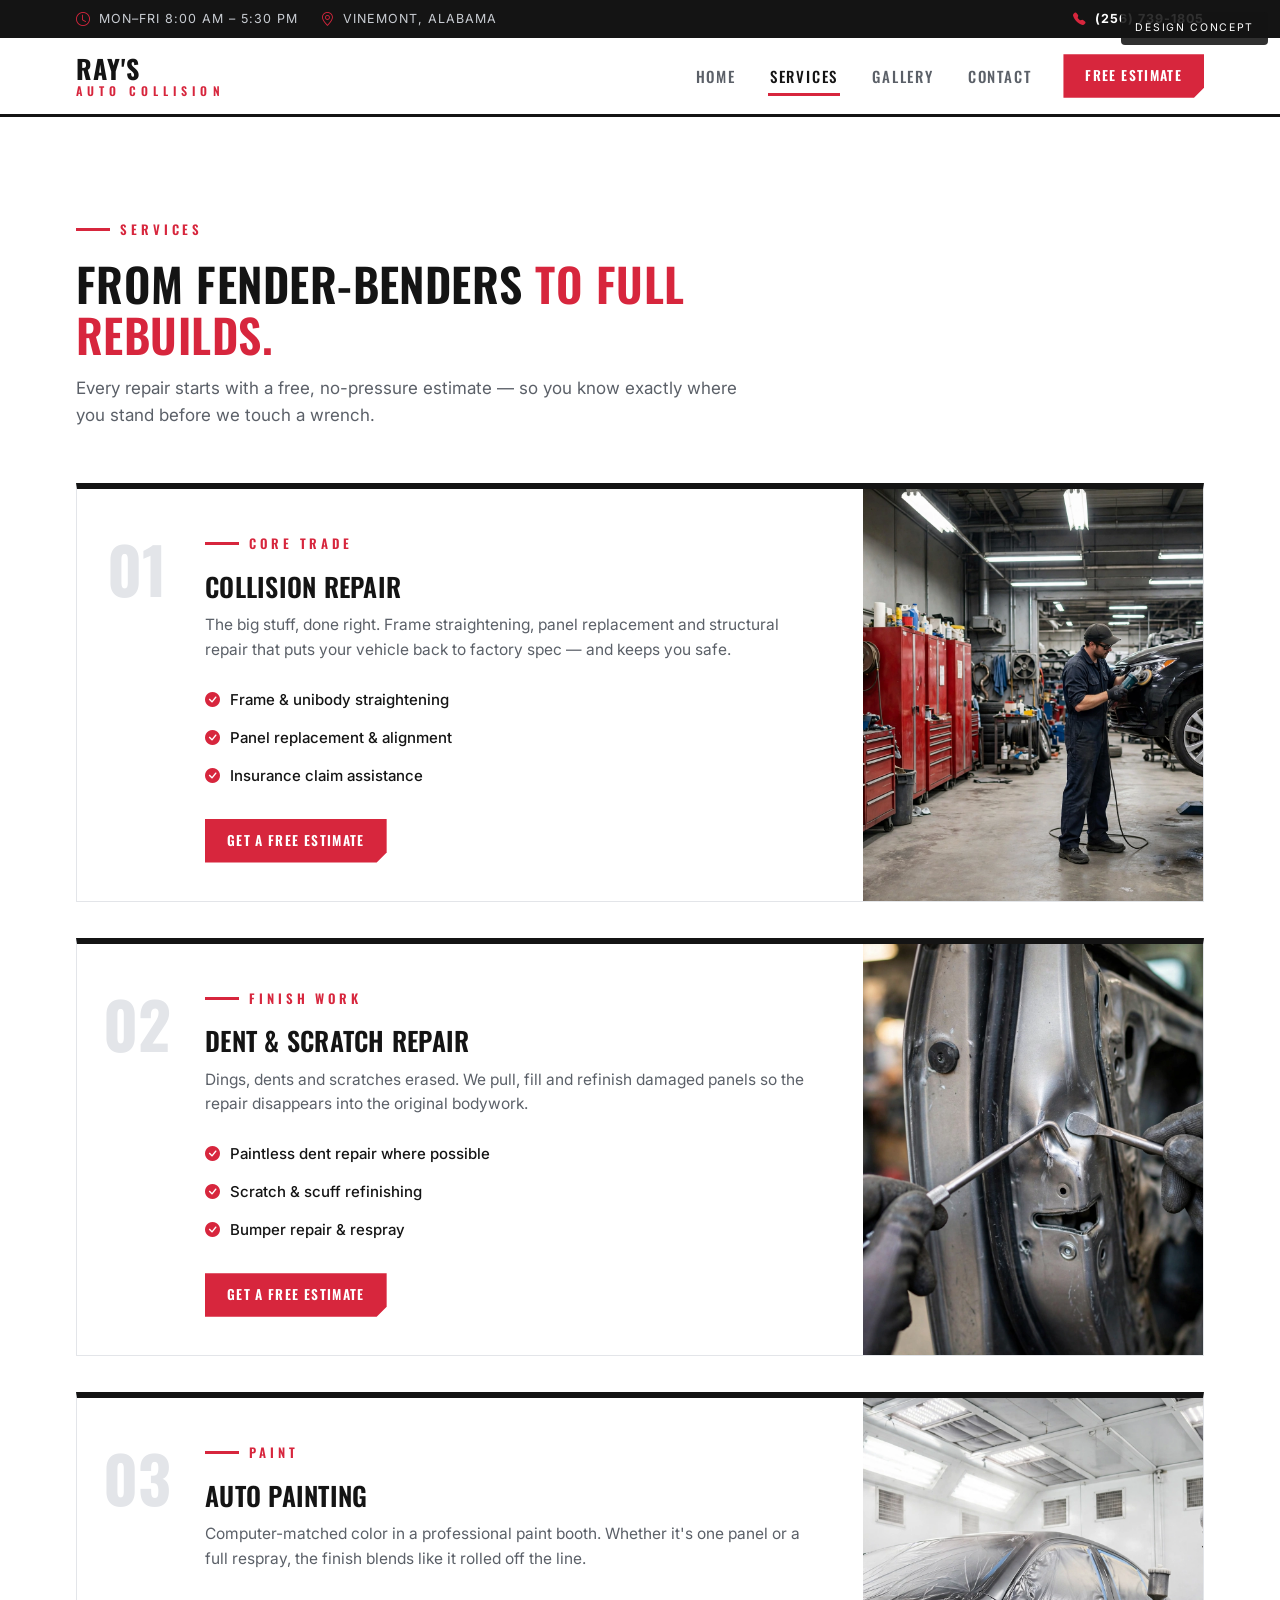
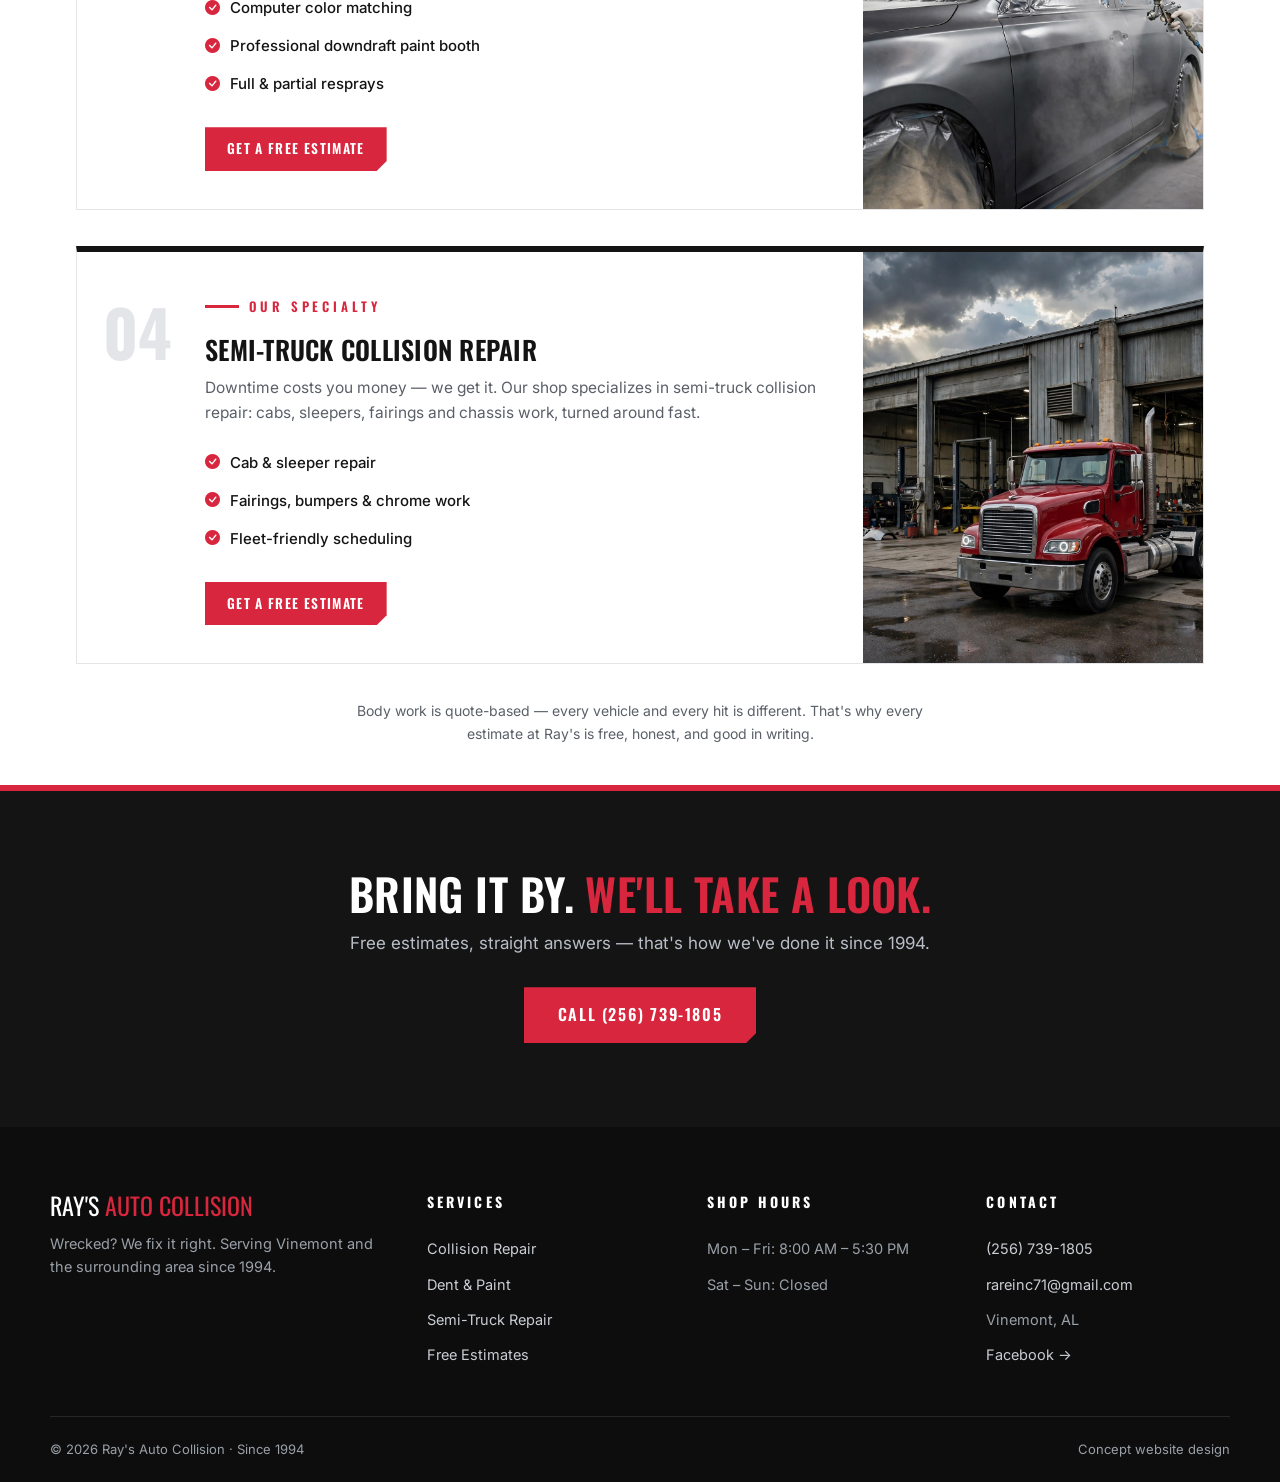
<file: services.html>
<!DOCTYPE html>
<html lang="en">
<head>
<meta charset="UTF-8">
<meta name="viewport" content="width=device-width, initial-scale=1.0">
<title>Services — Ray's Auto Collision, Vinemont AL</title>
<meta name="description" content="Collision repair, dent & scratch repair, auto painting and semi-truck collision repair at Ray's Auto Collision, Vinemont AL. Free estimates.">
<link rel="preconnect" href="https://fonts.googleapis.com">
<link rel="preconnect" href="https://fonts.gstatic.com" crossorigin>
<link href="https://fonts.googleapis.com/css2?family=Oswald:wght@500;600;700&family=Inter:wght@400;500;600;700&display=swap" rel="stylesheet">
<link rel="stylesheet" href="https://cdn.jsdelivr.net/npm/bootstrap-icons@1.11.3/font/bootstrap-icons.min.css">
<link rel="stylesheet" href="styles.css">
</head>
<body>
<div class="concept">Design concept</div>

<div class="utilbar">
  <div class="wrap">
    <div class="left">
      <span><i class="bi bi-clock"></i> Mon–Fri 8:00 AM – 5:30 PM</span>
      <span class="addr"><i class="bi bi-geo-alt"></i> Vinemont, Alabama</span>
    </div>
    <a class="tel" href="tel:+12567391805"><i class="bi bi-telephone-fill"></i> (256) 739-1805</a>
  </div>
</div>

<header class="site">
  <div class="wrap nav">
    <a class="brand" href="index.html"><span class="l1">RAY'S</span><span class="l2">AUTO COLLISION</span></a>
    <nav class="nav-links">
      <a class="page" href="index.html">Home</a>
      <a class="page active" href="services.html">Services</a>
      <a class="page" href="gallery.html">Gallery</a>
      <a class="page" href="contact.html">Contact</a>
      <a class="btn small" href="tel:+12567391805">Free Estimate</a>
    </nav>
    <button class="nav-toggle" type="button" aria-label="Open menu" aria-expanded="false"><i class="bi bi-list"></i></button>
  </div>
</header>

<section class="sec" style="padding-bottom:40px">
  <div class="wrap">
    <div class="sec-head">
      <span class="kicker" style="color:var(--red)">Services</span>
      <h2>From fender-benders <span class="red">to full rebuilds.</span></h2>
      <p>Every repair starts with a free, no-pressure estimate — so you know exactly where you stand before we touch a wrench.</p>
    </div>

    <div class="ticket">
      <div class="tnum">01</div>
      <div class="tbody">
        <span class="kicker">Core trade</span>
        <h3>Collision Repair</h3>
        <p>The big stuff, done right. Frame straightening, panel replacement and structural repair that puts your vehicle back to factory spec — and keeps you safe.</p>
        <ul>
          <li><i class="bi bi-check-circle-fill"></i> Frame &amp; unibody straightening</li>
          <li><i class="bi bi-check-circle-fill"></i> Panel replacement &amp; alignment</li>
          <li><i class="bi bi-check-circle-fill"></i> Insurance claim assistance</li>
        </ul>
        <a class="btn small" href="tel:+12567391805">Get a Free Estimate</a>
      </div>
      <div class="timg"><img src="images/hero.webp" alt="Technician at work in the body shop"></div>
    </div>

    <div class="ticket">
      <div class="tnum">02</div>
      <div class="tbody">
        <span class="kicker">Finish work</span>
        <h3>Dent &amp; Scratch Repair</h3>
        <p>Dings, dents and scratches erased. We pull, fill and refinish damaged panels so the repair disappears into the original bodywork.</p>
        <ul>
          <li><i class="bi bi-check-circle-fill"></i> Paintless dent repair where possible</li>
          <li><i class="bi bi-check-circle-fill"></i> Scratch &amp; scuff refinishing</li>
          <li><i class="bi bi-check-circle-fill"></i> Bumper repair &amp; respray</li>
        </ul>
        <a class="btn small" href="tel:+12567391805">Get a Free Estimate</a>
      </div>
      <div class="timg"><img src="images/dent-repair.webp" alt="Close-up of dent repair tools on a car panel"></div>
    </div>

    <div class="ticket">
      <div class="tnum">03</div>
      <div class="tbody">
        <span class="kicker">Paint</span>
        <h3>Auto Painting</h3>
        <p>Computer-matched color in a professional paint booth. Whether it's one panel or a full respray, the finish blends like it rolled off the line.</p>
        <ul>
          <li><i class="bi bi-check-circle-fill"></i> Computer color matching</li>
          <li><i class="bi bi-check-circle-fill"></i> Professional downdraft paint booth</li>
          <li><i class="bi bi-check-circle-fill"></i> Full &amp; partial resprays</li>
        </ul>
        <a class="btn small" href="tel:+12567391805">Get a Free Estimate</a>
      </div>
      <div class="timg"><img src="images/paint-booth.webp" alt="Car being painted inside a professional paint booth"></div>
    </div>

    <div class="ticket">
      <div class="tnum">04</div>
      <div class="tbody">
        <span class="kicker">Our specialty</span>
        <h3>Semi-Truck Collision Repair</h3>
        <p>Downtime costs you money — we get it. Our shop specializes in semi-truck collision repair: cabs, sleepers, fairings and chassis work, turned around fast.</p>
        <ul>
          <li><i class="bi bi-check-circle-fill"></i> Cab &amp; sleeper repair</li>
          <li><i class="bi bi-check-circle-fill"></i> Fairings, bumpers &amp; chrome work</li>
          <li><i class="bi bi-check-circle-fill"></i> Fleet-friendly scheduling</li>
        </ul>
        <a class="btn small" href="tel:+12567391805">Get a Free Estimate</a>
      </div>
      <div class="timg"><img src="images/semi-truck.webp" alt="Semi-truck outside the repair shop"></div>
    </div>

    <p class="fineprint">Body work is quote-based — every vehicle and every hit is different. That's why every estimate at Ray's is free, honest, and good in writing.</p>
  </div>
</section>

<div class="cta-band">
  <h2>Bring it by. <span class="red">We'll take a look.</span></h2>
  <p>Free estimates, straight answers — that's how we've done it since 1994.</p>
  <a class="btn" href="tel:+12567391805">Call (256) 739-1805</a>
</div>

<footer class="site">
  <div class="wrap fgrid">
    <div>
      <div class="fbrand">RAY'S <em>AUTO COLLISION</em></div>
      <p>Wrecked? We fix it right. Serving Vinemont and the surrounding area since 1994.</p>
    </div>
    <div>
      <h4>Services</h4>
      <ul>
        <li><a href="services.html">Collision Repair</a></li>
        <li><a href="services.html">Dent &amp; Paint</a></li>
        <li><a href="services.html">Semi-Truck Repair</a></li>
        <li><a href="services.html">Free Estimates</a></li>
      </ul>
    </div>
    <div>
      <h4>Shop Hours</h4>
      <ul>
        <li>Mon – Fri: 8:00 AM – 5:30 PM</li>
        <li>Sat – Sun: Closed</li>
      </ul>
    </div>
    <div>
      <h4>Contact</h4>
      <ul>
        <li><a href="tel:+12567391805">(256) 739-1805</a></li>
        <li><a href="mailto:rareinc71@gmail.com">rareinc71@gmail.com</a></li>
        <li>Vinemont, AL</li>
        <li><a href="https://www.facebook.com/RARE-Body-Shop-317535338951618/" target="_blank" rel="noopener">Facebook →</a></li>
      </ul>
    </div>
  </div>
  <div class="wrap copy">
    <span>© 2026 Ray's Auto Collision · Since 1994</span>
    <span>Concept website design</span>
  </div>
</footer>
<script>
(function(){
  var header = document.querySelector('header.site');
  var btn = document.querySelector('.nav-toggle');
  if(!header || !btn){return;}
  var icon = btn.querySelector('i');
  btn.addEventListener('click', function(){
    var open = header.classList.toggle('open');
    btn.setAttribute('aria-expanded', open ? 'true' : 'false');
    btn.setAttribute('aria-label', open ? 'Close menu' : 'Open menu');
    if(icon){ icon.className = open ? 'bi bi-x' : 'bi bi-list'; }
  });
})();
</script>
</body>
</html>
</file>
<file: styles.css>
/* Ray's Auto Collision — industrial layout v2
   Auto lane: charcoal #141414 + red #D7263D + white/steel | Oswald (uppercase) + Inter */
:root{
  --ink:#141414;
  --coal:#1F1F1F;
  --red:#D7263D;
  --red-dark:#A81C2E;
  --steel:#8A8F98;
  --steel-dark:#5B6068;
  --line:#E3E5E9;
  --paper:#F6F6F4;
  --white:#FFFFFF;
  --shadow:0 20px 50px rgba(20,20,20,.14);
  --font-display:'Oswald',Arial,sans-serif;
  --font-body:'Inter',system-ui,-apple-system,sans-serif;
}
*{margin:0;padding:0;box-sizing:border-box}
html{scroll-behavior:smooth}
body{font-family:var(--font-body);background:var(--white);color:var(--ink);
  font-size:16px;line-height:1.6;-webkit-font-smoothing:antialiased;overflow-x:hidden}
h1,h2,h3{font-family:var(--font-display);font-weight:600;line-height:1.12;
  text-transform:uppercase;letter-spacing:.01em}
a{color:inherit}
img{display:block;max-width:100%}
.wrap{max-width:1180px;margin:0 auto;padding:0 26px}

.concept{position:fixed;top:12px;right:12px;z-index:200;background:rgba(20,20,20,.88);color:#fff;
  font-size:10.5px;letter-spacing:.16em;text-transform:uppercase;padding:8px 14px;border-radius:4px}

/* ---- utility top bar ---- */
.utilbar{background:var(--ink);color:#C9CDD3;font-size:12.5px;letter-spacing:.08em;text-transform:uppercase}
.utilbar .wrap{display:flex;justify-content:space-between;align-items:center;height:38px;gap:16px}
.utilbar .left{display:flex;gap:22px;align-items:center}
.utilbar .left span{display:inline-flex;align-items:center;gap:8px}
.utilbar .left i{color:var(--red);font-size:14px}
.utilbar a.tel{color:#fff;text-decoration:none;font-weight:700;display:inline-flex;align-items:center;gap:8px}
.utilbar a.tel i{color:var(--red)}
.utilbar a.tel:hover{color:var(--red)}
@media(max-width:700px){.utilbar .left span.addr{display:none}}

/* ---- header / nav ---- */
header.site{position:sticky;top:0;z-index:100;background:#fff;border-bottom:3px solid var(--ink)}
.nav{display:flex;align-items:center;justify-content:space-between;height:76px}
.brand{text-decoration:none;line-height:1;font-family:var(--font-display)}
.brand .l1{display:block;font-size:26px;font-weight:700;letter-spacing:.04em}
.brand .l2{display:block;font-size:12px;font-weight:600;letter-spacing:.42em;color:var(--red);margin-top:3px}
.nav-links{display:flex;gap:30px;align-items:center}
.nav-links a.page{text-decoration:none;font-family:var(--font-display);font-size:15px;font-weight:500;
  letter-spacing:.12em;text-transform:uppercase;color:var(--steel-dark);padding:6px 2px;position:relative}
.nav-links a.page:hover{color:var(--ink)}
.nav-links a.page.active{color:var(--ink)}
.nav-links a.page.active::after{content:"";position:absolute;left:0;right:0;bottom:-2px;height:3px;background:var(--red)}

.btn{display:inline-block;background:var(--red);color:#fff;text-decoration:none;font-family:var(--font-display);
  font-weight:600;font-size:16px;letter-spacing:.1em;text-transform:uppercase;padding:15px 34px;
  border:none;cursor:pointer;transition:background .2s,transform .2s;clip-path:polygon(0 0,100% 0,100% calc(100% - 10px),calc(100% - 10px) 100%,0 100%)}
.btn:hover{background:var(--red-dark);transform:translateY(-2px)}
.btn.small{padding:11px 22px;font-size:13.5px}
.btn.dark{background:var(--ink)}
.btn.dark:hover{background:#000}
.btn.ghost{background:transparent;color:#fff;border:2px solid rgba(255,255,255,.7);clip-path:none}
.btn.ghost:hover{border-color:#fff;background:rgba(255,255,255,.1)}

/* ---- hamburger toggle (mobile only) ---- */
.nav-toggle{display:none;background:none;border:0;cursor:pointer;color:var(--ink);
  font-size:30px;line-height:1;padding:12px;margin-right:-12px}
.nav-toggle:focus-visible{outline:2px solid var(--red);outline-offset:2px}

@media(max-width:768px){
  .nav-toggle{display:block}
  /* hide the horizontal link row; reveal as a stacked dropdown when .open is toggled */
  .nav-links{display:none;position:absolute;top:100%;left:0;right:0;background:var(--ink);
    flex-direction:column;align-items:stretch;gap:0;padding:8px 26px 24px;
    border-top:4px solid var(--red);box-shadow:0 24px 40px rgba(0,0,0,.32);z-index:150}
  header.site.open .nav-links{display:flex}
  header.site.open .nav-links a.page{display:block;color:#EDEFF2;font-size:16px;
    padding:14px 4px;min-height:48px;border-bottom:1px solid #2C2C2C}
  header.site.open .nav-links a.page::after{display:none}
  header.site.open .nav-links a.page.active{color:#fff;border-left:4px solid var(--red);padding-left:14px}
  header.site.open .nav-links a.btn.small{margin-top:18px;text-align:center;width:100%;
    padding:15px;clip-path:none;font-size:15px;min-height:48px}
  /* collapse the utility bar to click-to-call only */
  .utilbar .left{display:none}
  .utilbar .wrap{justify-content:center;height:46px}
  .utilbar a.tel{padding:12px 24px;min-height:44px}
  /* keep the "Design concept" badge from covering the hamburger */
  .concept{top:auto;bottom:14px}
  /* smaller hero headline on phones */
  .hero h1{font-size:clamp(40px,10.5vw,54px)}
  .kicker{letter-spacing:.18em;font-size:11.5px}
}

/* ---- hero with overlaid checklist card ---- */
.hero{position:relative;color:#fff;overflow:hidden;background:var(--ink)}
.hero>img{position:absolute;inset:0;width:100%;height:100%;object-fit:cover;opacity:.5}
.hero::after{content:"";position:absolute;inset:0;
  background:linear-gradient(100deg,rgba(15,15,15,.92) 20%,rgba(15,15,15,.45) 60%,rgba(15,15,15,.15) 100%)}
.hero-grid{position:relative;z-index:2;display:grid;grid-template-columns:1.15fr .85fr;gap:48px;
  align-items:center;padding:110px 0 130px}
@media(max-width:900px){.hero-grid{grid-template-columns:1fr;padding:64px 0 80px}}
.kicker{display:inline-flex;align-items:center;gap:10px;font-family:var(--font-display);font-size:13px;
  font-weight:600;letter-spacing:.3em;text-transform:uppercase;color:#FF8A9B;margin-bottom:18px}
.kicker::before{content:"";width:34px;height:3px;background:var(--red);display:inline-block}
.hero h1{font-size:clamp(44px,6vw,78px);margin-bottom:20px}
.hero h1 .red{color:var(--red)}
.hero p.lead{font-size:18px;color:#D8DBE0;max-width:520px;margin-bottom:34px}
.hero-cta{display:flex;gap:16px;flex-wrap:wrap}

.fix-card{background:#fff;color:var(--ink);padding:36px 34px;box-shadow:var(--shadow);
  border-top:6px solid var(--red);position:relative}
.fix-card h3{font-size:21px;margin-bottom:6px}
.fix-card .sub{font-size:14px;color:var(--steel-dark);margin-bottom:20px}
.fix-card ul{list-style:none;margin-bottom:26px}
.fix-card li{display:flex;gap:12px;align-items:center;padding:11px 0;border-bottom:1px solid var(--line);font-weight:600;font-size:15px}
.fix-card li:last-child{border:none}
.fix-card li i{color:var(--red);font-size:18px}
.fix-card .btn{width:100%;text-align:center}

/* ---- red stats band ---- */
.stats{background:var(--red);color:#fff}
.stats .wrap{display:grid;grid-template-columns:repeat(4,1fr);gap:20px;padding:44px 26px}
@media(max-width:820px){.stats .wrap{grid-template-columns:repeat(2,1fr);gap:30px}}
.stat{text-align:left;border-left:3px solid rgba(255,255,255,.35);padding-left:20px}
.stat .num{font-family:var(--font-display);font-size:clamp(30px,3.4vw,44px);font-weight:700;line-height:1}
.stat .lbl{font-size:12.5px;letter-spacing:.14em;text-transform:uppercase;opacity:.9;margin-top:8px}

/* ---- sections ---- */
.sec{padding:96px 0}
.sec-head{max-width:680px;margin-bottom:54px}
.sec-head h2{font-size:clamp(30px,3.8vw,46px);margin-bottom:14px}
.sec-head h2 .red{color:var(--red)}
.sec-head p{color:var(--steel-dark);font-size:17px}
.sec-head.center{margin-left:auto;margin-right:auto;text-align:center}

/* ---- 3-step process ---- */
.process{background:var(--paper);border-top:1px solid var(--line);border-bottom:1px solid var(--line)}
.steps{display:grid;grid-template-columns:repeat(3,1fr);gap:0;position:relative}
@media(max-width:820px){.steps{grid-template-columns:1fr;gap:26px}}
.step{background:#fff;border:1px solid var(--line);padding:40px 34px;position:relative;margin-right:-1px}
.step .n{font-family:var(--font-display);font-size:58px;font-weight:700;color:var(--red);line-height:1;margin-bottom:14px}
.step h3{font-size:21px;margin-bottom:10px}
.step p{color:var(--steel-dark);font-size:15px}
.step .arr{position:absolute;right:-19px;top:50%;transform:translateY(-50%);z-index:2;
  width:38px;height:38px;border-radius:50%;background:var(--ink);color:#fff;
  display:flex;align-items:center;justify-content:center;font-size:18px}
@media(max-width:820px){.step .arr{display:none}.step{margin-right:0}}

/* ---- dense service rows ---- */
.svc-rows{display:grid;grid-template-columns:1fr 1fr;gap:0;border:1px solid var(--line)}
@media(max-width:820px){.svc-rows{grid-template-columns:1fr}}
.svc-row{display:flex;gap:18px;align-items:flex-start;padding:28px 30px;border-bottom:1px solid var(--line)}
.svc-row:nth-child(odd){border-right:1px solid var(--line)}
@media(max-width:820px){.svc-row:nth-child(odd){border-right:none}}
.svc-row:last-child,.svc-row:nth-last-child(2):nth-child(odd){border-bottom:none}
@media(max-width:820px){.svc-row{border-bottom:1px solid var(--line)!important}.svc-row:last-child{border-bottom:none!important}}
.svc-row .tile{flex:0 0 52px;width:52px;height:52px;background:var(--ink);color:#fff;
  display:flex;align-items:center;justify-content:center;font-size:23px}
.svc-row:nth-child(even) .tile{background:var(--red)}
.svc-row h3{font-size:18px;margin-bottom:6px}
.svc-row p{color:var(--steel-dark);font-size:14.5px;margin-bottom:10px}
.svc-row a.est{font-family:var(--font-display);font-size:13.5px;font-weight:600;letter-spacing:.12em;
  text-transform:uppercase;color:var(--red);text-decoration:none}
.svc-row a.est:hover{color:var(--red-dark);text-decoration:underline}

/* ---- dark feature ---- */
.darksec{background:var(--ink);color:#E4E7EB}
.darksec .split{display:grid;grid-template-columns:1fr 1fr;gap:64px;align-items:center}
@media(max-width:880px){.darksec .split{grid-template-columns:1fr;gap:40px}}
.darksec h2{font-size:clamp(28px,3.4vw,42px);color:#fff;margin:14px 0 18px}
.darksec h2 .red{color:var(--red)}
.darksec p{color:#B9BEC6;margin-bottom:14px;font-size:16.5px}
.frame{overflow:hidden;box-shadow:var(--shadow);border:1px solid #333}
.frame img{width:100%;height:100%;object-fit:cover;aspect-ratio:4/3.6}
.checklist{list-style:none;margin:24px 0 32px}
.checklist li{display:flex;gap:14px;align-items:center;padding:12px 0;border-bottom:1px solid #2E2E2E;font-size:16px;color:#E4E7EB}
.checklist li:last-child{border:none}
.checklist i{color:var(--red);font-size:20px}

/* ---- service ticket blocks (services page) ---- */
.ticket{border:1px solid var(--line);border-top:6px solid var(--ink);margin-bottom:36px;
  display:grid;grid-template-columns:120px 1fr 340px;background:#fff}
@media(max-width:960px){.ticket{grid-template-columns:1fr}}
.ticket .tnum{font-family:var(--font-display);font-size:64px;font-weight:700;color:var(--line);
  display:flex;align-items:flex-start;justify-content:center;padding-top:28px}
@media(max-width:960px){.ticket .tnum{justify-content:flex-start;padding:24px 30px 0}}
.ticket .tbody{padding:38px 40px 38px 8px}
@media(max-width:960px){.ticket .tbody{padding:10px 30px 30px}}
.ticket .tbody .kicker{color:var(--red)}
.ticket .tbody .kicker::before{background:var(--red)}
.ticket h3{font-size:26px;margin-bottom:12px}
.ticket p{color:var(--steel-dark);margin-bottom:18px;font-size:15.5px}
.ticket ul{list-style:none;margin-bottom:24px}
.ticket li{display:flex;gap:10px;align-items:center;padding:7px 0;font-size:15px;font-weight:500}
.ticket li i{color:var(--red)}
.ticket .timg{overflow:hidden;min-height:280px}
.ticket .timg img{width:100%;height:100%;object-fit:cover;min-height:280px}
.fineprint{color:var(--steel-dark);font-size:14px;max-width:620px;margin:34px auto 0;text-align:center}

/* ---- gallery bays ---- */
.bays{display:grid;grid-template-columns:1fr 1fr;gap:26px}
@media(max-width:700px){.bays{grid-template-columns:1fr}}
.bay{border:1px solid var(--line);background:#fff}
.bay img{width:100%;height:380px;object-fit:cover}
.bay .plate{background:var(--ink);color:#fff;padding:16px 22px;display:flex;justify-content:space-between;align-items:center}
.bay .plate span{font-family:var(--font-display);font-size:15px;letter-spacing:.14em;text-transform:uppercase}
.bay .plate i{color:var(--red);font-size:18px}

/* ---- contact panels ---- */
.callstrip{background:var(--red);color:#fff;text-align:center;padding:70px 26px}
.callstrip .kicker{color:#fff;justify-content:center}
.callstrip .kicker::before{background:#fff}
.callstrip h2{font-size:clamp(28px,4vw,46px);margin-bottom:12px}
.callstrip p{opacity:.92;margin-bottom:28px;font-size:17px}
.callstrip .bignum{font-family:var(--font-display);font-size:clamp(38px,5.4vw,64px);font-weight:700;
  color:#fff;text-decoration:none;letter-spacing:.02em}
.callstrip .bignum:hover{text-decoration:underline}
.panels{display:grid;grid-template-columns:repeat(3,1fr);gap:26px}
@media(max-width:880px){.panels{grid-template-columns:1fr}}
.panel{border:1px solid var(--line);border-left:6px solid var(--red);padding:36px 32px;background:#fff}
.panel h3{font-size:19px;margin-bottom:16px;display:flex;align-items:center;gap:12px}
.panel h3 i{color:var(--red);font-size:22px}
.panel p{color:var(--steel-dark);font-size:15.5px;margin-bottom:6px}
.panel a.inline{color:var(--red);font-weight:600;text-decoration:none}
.panel a.inline:hover{text-decoration:underline}
.hours div{display:flex;justify-content:space-between;gap:12px;padding:9px 0;border-bottom:1px dashed var(--line);font-size:15px}
.hours div:last-child{border:none}

/* ---- CTA band ---- */
.cta-band{background:var(--ink);color:#fff;padding:84px 26px;text-align:center;position:relative;overflow:hidden}
.cta-band::before{content:"";position:absolute;top:0;left:0;right:0;height:6px;background:var(--red)}
.cta-band h2{font-size:clamp(28px,4vw,44px);margin-bottom:12px}
.cta-band h2 .red{color:var(--red)}
.cta-band p{color:#B9BEC6;margin-bottom:30px;font-size:17px}

/* ---- shop-floor footer ---- */
footer.site{background:#0D0D0D;color:#9AA0A8;font-size:14.5px}
footer.site .fgrid{display:grid;grid-template-columns:1.4fr 1fr 1fr 1fr;gap:36px;padding:64px 0 44px}
@media(max-width:880px){footer.site .fgrid{grid-template-columns:1fr 1fr}}
@media(max-width:560px){footer.site .fgrid{grid-template-columns:1fr}}
footer.site h4{font-family:var(--font-display);font-size:14px;letter-spacing:.22em;text-transform:uppercase;
  color:#fff;margin-bottom:18px}
footer.site .fbrand{font-family:var(--font-display);font-size:24px;color:#fff;line-height:1.2;margin-bottom:12px}
footer.site .fbrand em{font-style:normal;color:var(--red)}
footer.site a{color:#C9CDD3;text-decoration:none}
footer.site a:hover{color:var(--red)}
footer.site ul{list-style:none}
footer.site ul li{padding:6px 0}
footer.site .copy{border-top:1px solid #262626;padding:22px 0;display:flex;justify-content:space-between;
  gap:14px;flex-wrap:wrap;font-size:13px}
.center{text-align:center;margin-top:52px}
@media(max-width:700px){.sec{padding:70px 0}}
/* keep stacked service/gallery imagery compact on phones (must sit after base rules) */
@media(max-width:768px){
  .ticket .timg{min-height:0;height:240px}
  .ticket .timg img{min-height:0;height:100%}
  .bay img{height:300px}
}

/* ---- homepage enrichment: story + FAQ ---- */
.story-grid{display:grid;grid-template-columns:1fr 1fr;gap:56px;align-items:center}
@media(max-width:880px){.story-grid{grid-template-columns:1fr;gap:36px}}
.story-grid .frame img{aspect-ratio:4/3}
.faqwrap{max-width:820px}
.faq-item{border:1px solid var(--line);border-top:4px solid var(--ink);margin-bottom:14px;background:#fff}
.faq-item summary{cursor:pointer;list-style:none;display:flex;justify-content:space-between;align-items:center;gap:18px;padding:20px 24px;font-family:var(--font-display);font-weight:600;font-size:17px;text-transform:uppercase;letter-spacing:.03em;color:var(--ink)}
.faq-item summary::-webkit-details-marker{display:none}
.faq-item summary .bi{color:var(--red);font-size:20px;flex:none;transition:transform .25s}
.faq-item[open ] summary .bi{transform:rotate(45deg)}
.faq-item .ans{padding:0 24px 22px;color:var(--steel-dark);font-size:15px;max-width:660px}
.faq-item .ans a{color:var(--red);font-weight:600;text-decoration:none}
</file>
